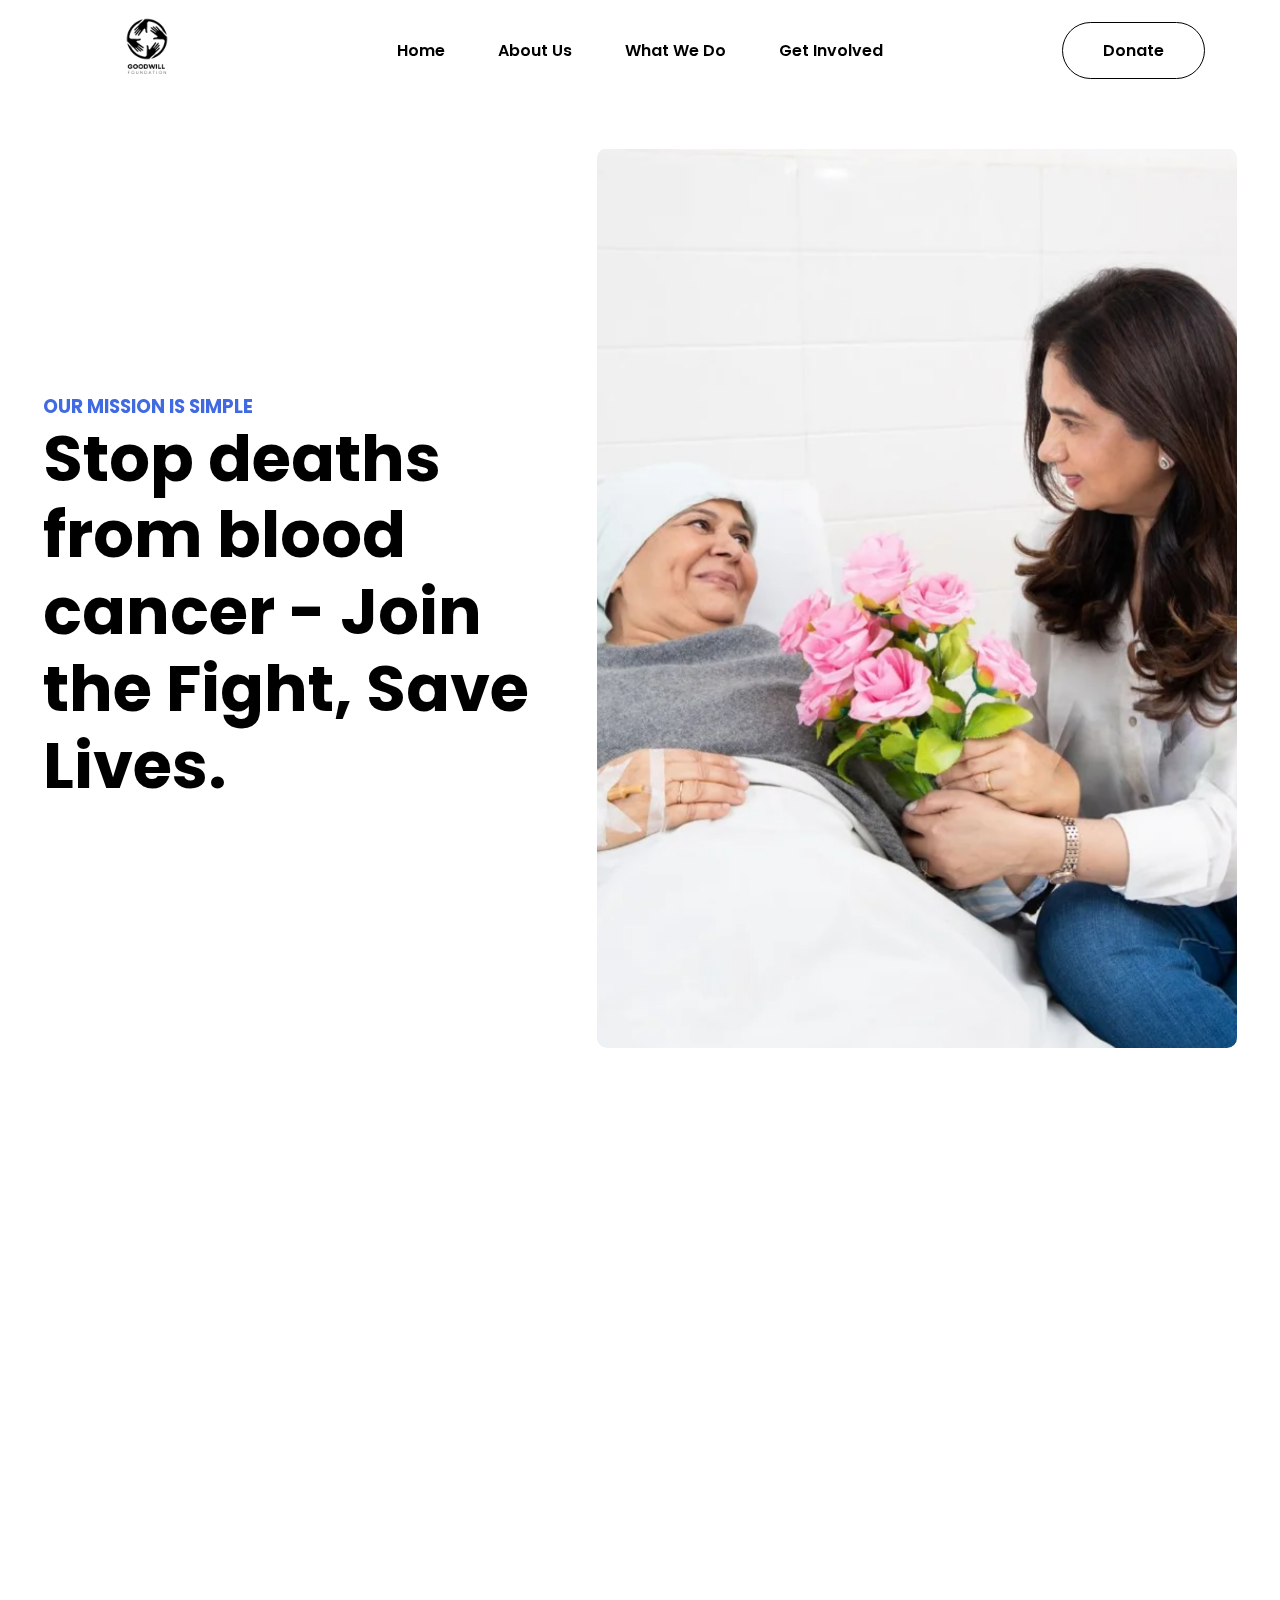
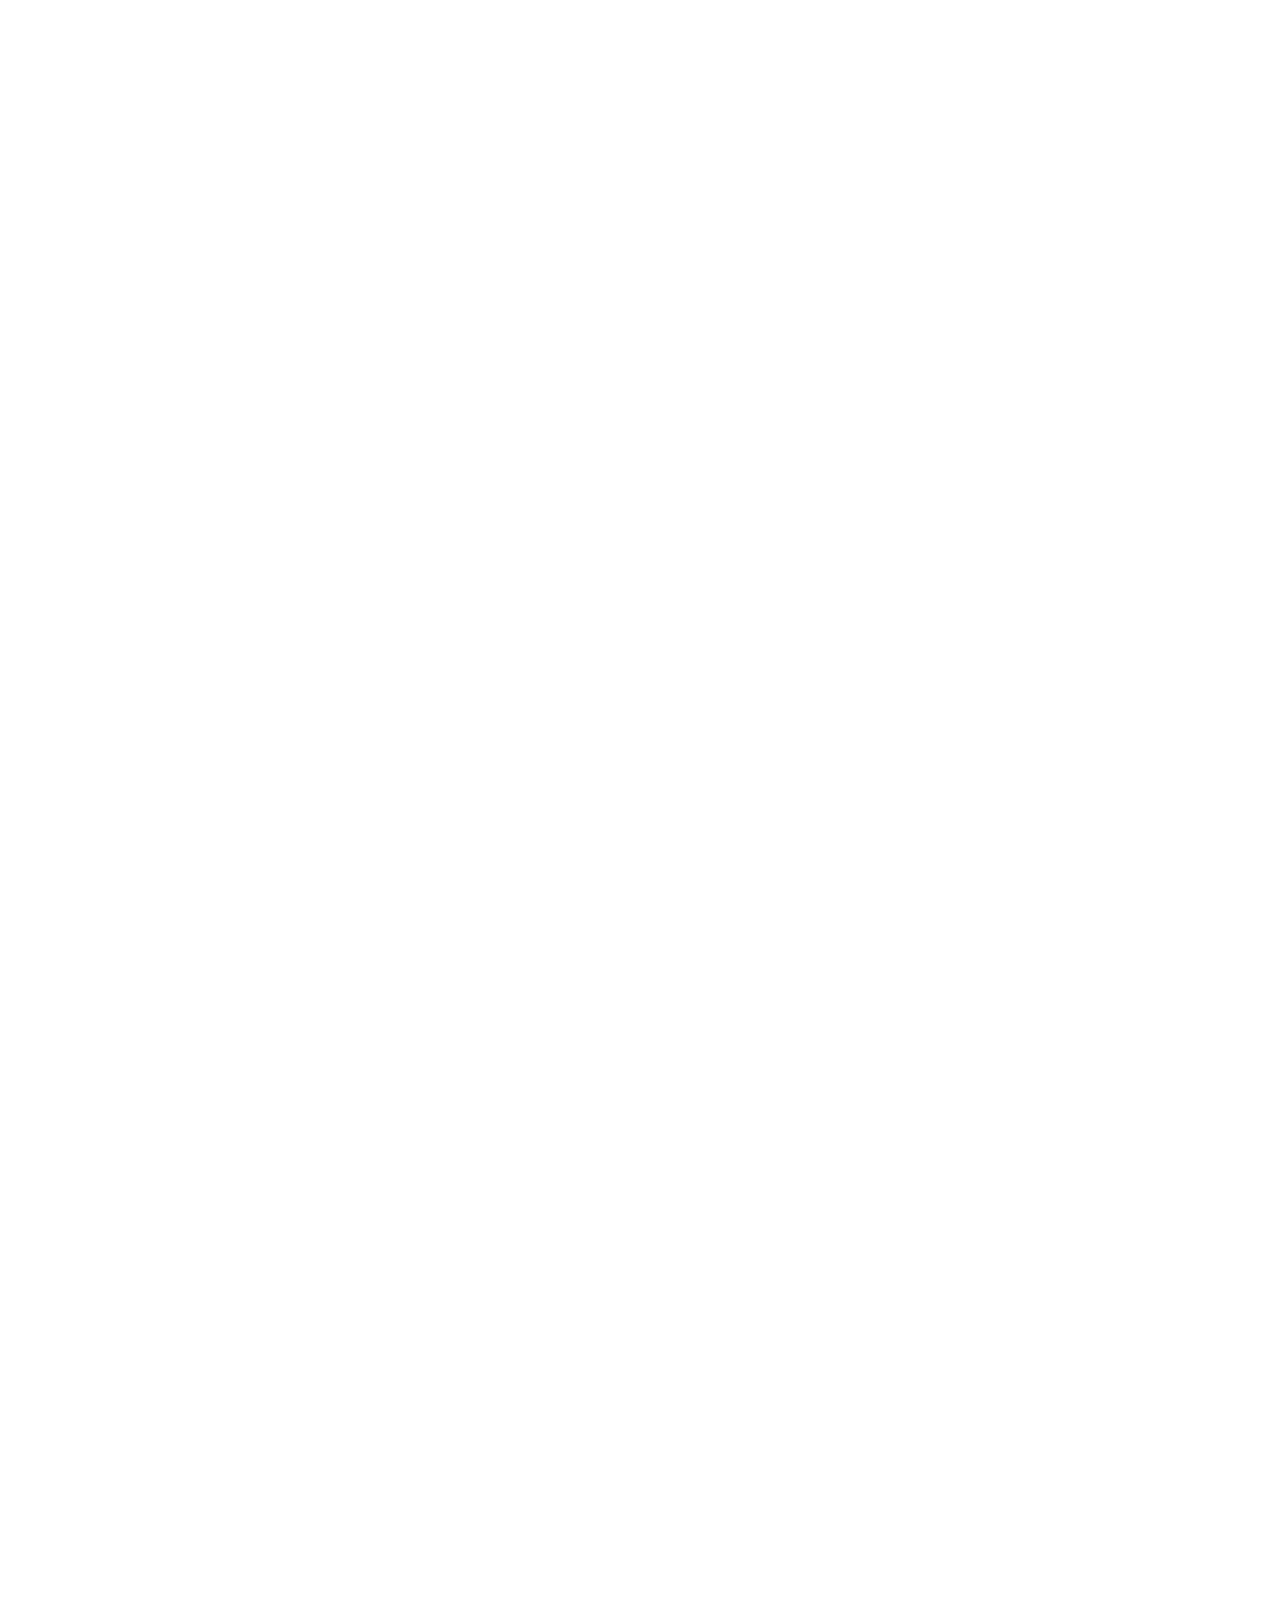
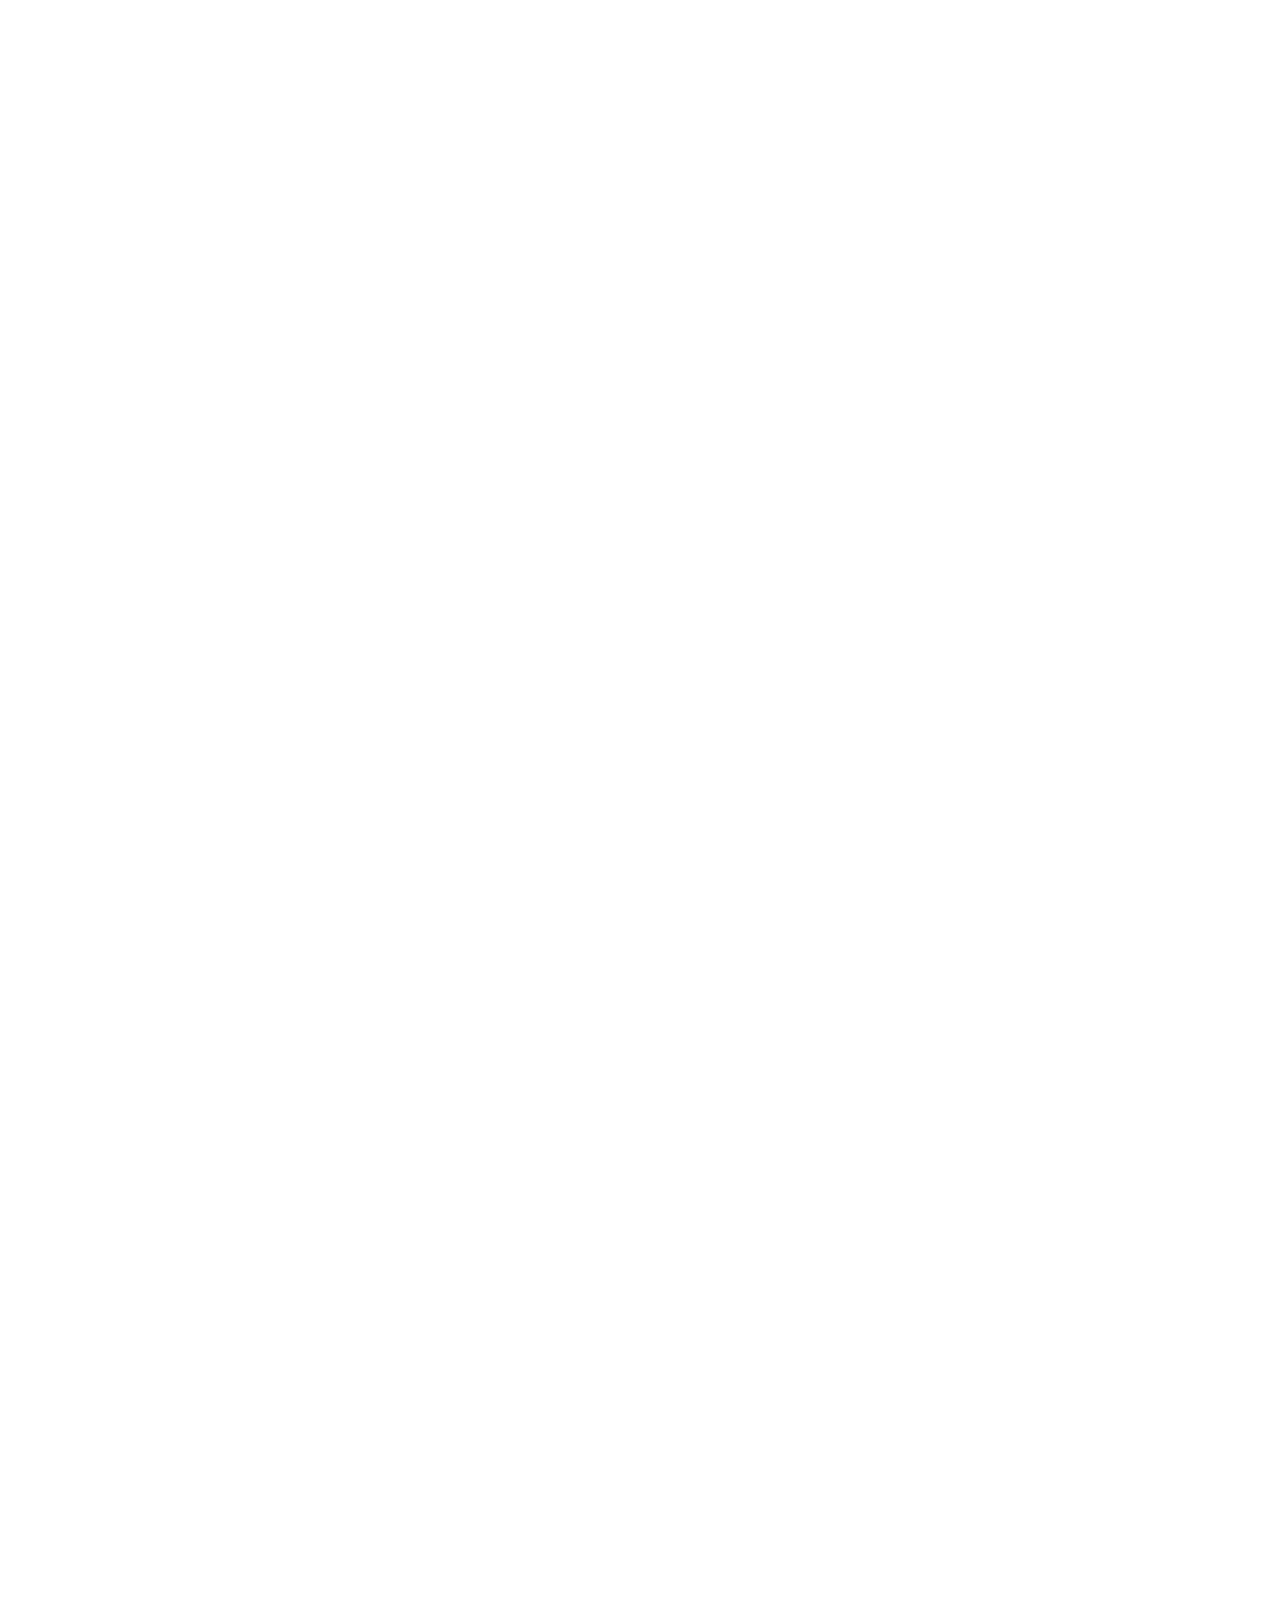
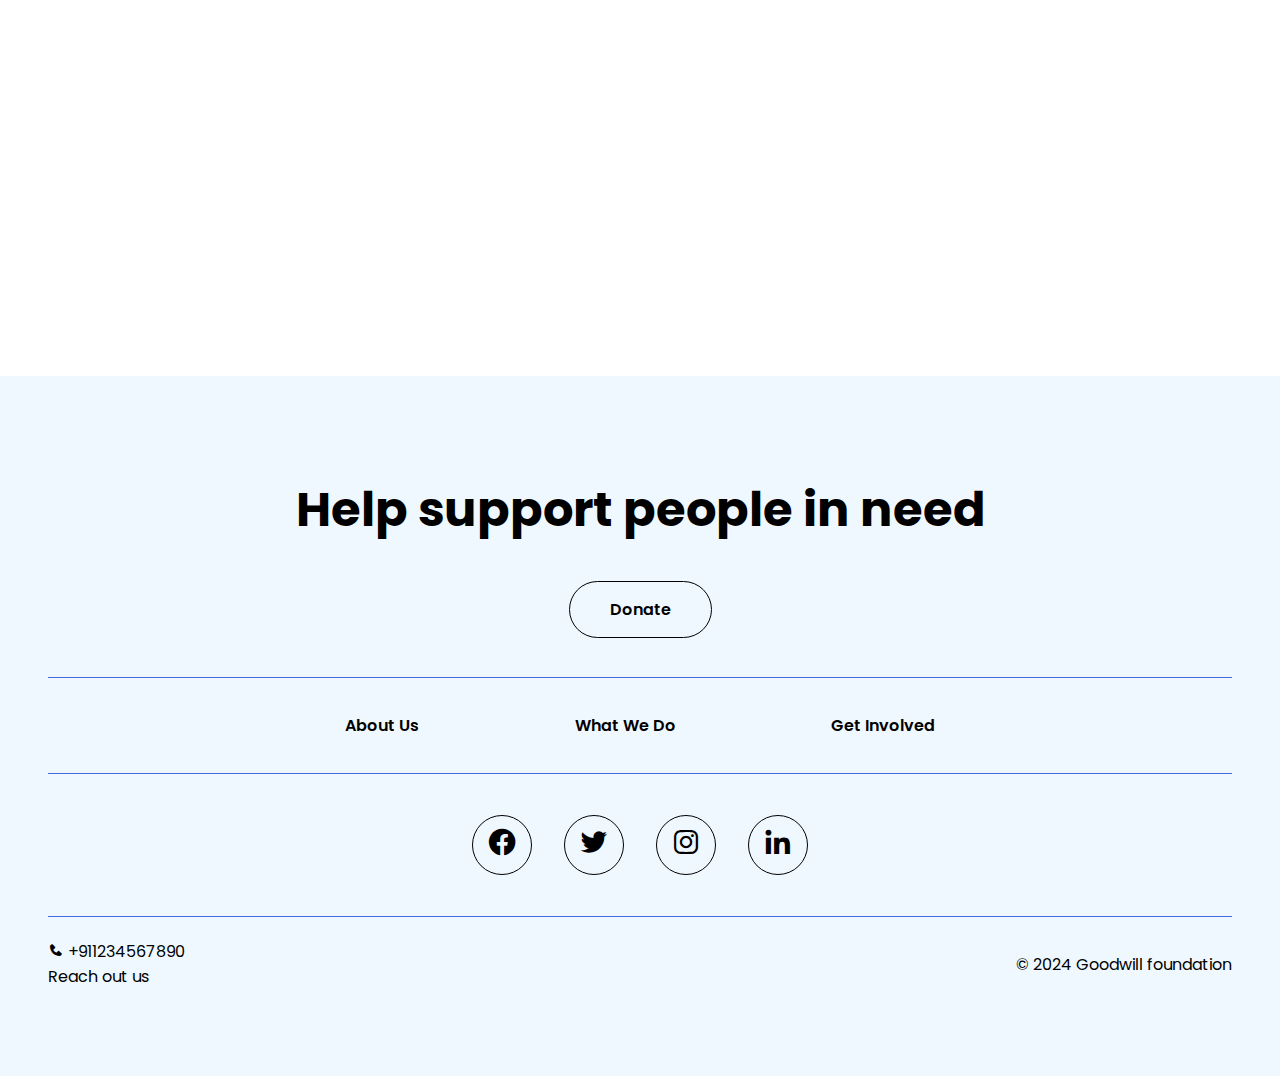
<file: index.html>
<!DOCTYPE html>
<html lang="en">
<head>
    <meta charset="UTF-8">
    <meta name="viewport" content="width=device-width, initial-scale=1.0">
    <title>Goodwill Foundation - NGO</title>

    <!-- seo practices -->
    <meta name="description" content="Empowering communities through cancer patient support, poverty alleviation, women empowerment, education, and healthcare initiatives. Join us in making a lasting impact">
    <meta name="keywords" content="cancer patient support, blood cancer assistance, poverty alleviation, women empowerment, child welfare, healthcare initiatives, educational support, NGO services, community development, charity organization">





    <!-- stylesheets -->
    <link rel="stylesheet" href="./assets/styles.css">
    <link rel="stylesheet" href="./assets/responsive.css">
    <link rel="stylesheet" href="./assets/animation.css">

    <!-- fonts -->
    <link rel="stylesheet" href="https://fonts.googleapis.com/css2?family=Material+Symbols+Outlined:opsz,wght,FILL,GRAD@20..48,100..700,0..1,-50..200">

    <!-- icons -->
    <link href='https://unpkg.com/boxicons@2.1.4/css/boxicons.min.css' rel='stylesheet'>


</head>
<body>
    <div id="main">
        <div id="main-container">

            <!-- header -->
            <header id="navbar">

                <!-- desktop-navbar -->
                <nav class="desktop-navbar">
                    <div class="logo">
                        <div class="logo-container">
                            <a href="#">
                                <img src="./assets/img/logo/logo-1.png" alt="goodwill foundation" title="goodwill foundation">
                            </a>
                        </div>
                    </div>
                    <div class="navigations">
                        <ul class="navigations-list">
                            <li><a href="./index.html">Home</a></li>
                            <li><a href="./about.html">About Us</a></li>
                            <li><a href="./what-we-do.html">What We Do</a></li>
                            <li><a href="./get-involved.html">Get Involved</a></li>
                        </ul>
                    </div>
                    <div class="donate-btn">
                            <a href="./get-involved.html">Donate</a>
                    </div>
                </nav>

                <!-- mobile-navbar -->
                <nav class="mobile-navbar">
                    <div class="logo">
                        <div class="logo-container">
                            <a href="#">
                                <img src="./assets/img/logo/logo-1.png" alt="goodwill foundation" title="goodwill foundation">
                            </a>
                        </div>
                    </div>
                    <div class="mobile-navbar-right">
                        <div class="donate-btn">
                            <a href="./get-involved.html">Donate</a>
                        </div>
                    <div class="hamMenu">
                        <span></span>
                        <span></span>
                        <span></span>
                    </div>
                    </div>
                    <div class="offScreenMenu">
                        <ul class="offScreenMenu-list">
                            <li><a href="./index.html">Home</a></li>
                            <li><a href="./about.html">About Us</a></li>
                            <li><a href="./what-we-do.html">What We Do</a></li>
                            <li><a href="./get-involved.html">Get Involved</a></li>
                            <li>
                                <div class="donate-btn">
                                    <a href="./get-involved.html">Donate</a>
                                </div>
                            </li>
                        </ul>
                    </div>
                </nav>
            </header>

            <!-- body -->
            <div id="body">
                <div class="body-container">
                    <section class="hidden">
                        <div class="hero-section">
                            <div class="hero-left">
                                <div class="hero-left-desc">
                                    <h3>OUR MISSION IS SIMPLE</h3>
                                    <h1>Stop deaths from <span class="text-animation">blood</span> cancer
                                        - Join the Fight, Save Lives.
                                    </h1>
                                    <!-- <a href="#"><p>Learn More</p></a> -->
                                </div>
                            </div>
                            <div class="hero-right">
                                <div class="hero-right-container">
                                </div>
                            </div>
                        </div>
                    </section>

                    <section class="hidden">
                        <div class="section-2">
                            <div class="section-2-left">
                                <div class="section-2-left-container">

                                </div>
                            </div>
                            <div class="section-2-right">
                                <div class="section-2-right-desc">
                                    <h3>CAUSE</h3>
                                    <h2>Blood Cancer <br> A Silent Crisis That Needs Attentions  </h2>
                                    <p>Blood cancer continues to claim thousands of lives each year. The lack of awareness, timely diagnosis, and financial support worsens the problem. We aim to change that. By coming together, we can provide life-saving treatment and care to those battling blood cancer. Your help can be the difference between life and death.
                                    </p>

                                </div>
                                <div class="donate-btn">
                                    <a href="./get-involved.html">Donate</a>
                                </div>
                            </div>
                        </div>
                    </section>

                    <section class="hidden">
                        <div class="section-3">
                            <div class="section-3-container">

                                <div class="section-3-headings">
                                    <h3>WHAT WE DO</h3>
                                    <h2><span class="text-animation">How we help</span></h2>
                                </div>
                                <div class="section-3-body">
                                    <div class="service">
                                        <img src="./assets/img/star.png" alt="star">
                                        <p>Providing free diagnosis and early screening for blood cancer.</p>
                                    </div>
                                    <div class="service">
                                        <img src="./assets/img/star.png" alt="star">
                                        <p>Supporting patients financially through treatment.</p>
                                    </div>
                                    <div class="service">
                                        <img src="./assets/img/star.png" alt="star">
                                        <p>Raising awareness about symptoms and prevention of blood cancer.</p>
                                    </div>
                                    <div class="service">
                                        <img src="./assets/img/star.png" alt="star">
                                        <p>Organizing blood donation camps to ensure a steady supply for transfusions.</p>
                                    </div>
                                </div>
                            </div>
                        </div>
                    </section>

                    <section class="hidden">
                        <div class="impact-section">
                            <div class="impact-section-container">
                                <div class="impact-heading">
                                    <h3>IMPACT</h3>
                                    <h2>This is the impact <span class="text-animation">you</span> helped us achieve</h2>
                                </div>
                                <div class="impact-body">
                                    <div class="cards">
                                        <div class="card">
                                            <div class="icon">
                                                <img src="./assets/img/cancer.webp" alt="cancer" title="cancer">
                                            </div>
                                            <div class="card-title">
                                                <p>Blood Cancer</p>
                                            </div>
                                            <div class="counter">
                                                <h3 style="display: inline-block;" class="count" data-target="10000000">0</h3>
                                                <span style="display: inline-block;">+</span>
                                                <p>
                                                    funds raised
                                                </p>
                                            </div>
                                        </div>

                                        <div class="card">
                                            <div class="icon">
                                                <img src="./assets/img/homeless.webp" alt="homeless" title="homeless">
                                            </div>
                                            <div class="card-title">
                                                <p>Poverty Relief</p>
                                            </div>
                                            <div class="counter">
                                                <h3 style="display: inline-block;" class="count" data-target="5000000">0</h3>
                                                <span style="display: inline-block;">+</span>
                                                <p>
                                                    funds raised
                                                </p>
                                            </div>
                                        </div>

                                        <div class="card">
                                            <div class="icon">
                                                <img src="./assets/img/woman.webp" alt="woman" title="woman">
                                            </div>
                                            <div class="card-title">
                                                <p>Women Impoverment</p>
                                            </div>
                                            <div class="counter">
                                                <h3 style="display: inline-block;" class="count" data-target="200">0</h3>
                                                <span style="display: inline-block;">+</span>
                                                <p>
                                                    Women Empowered
                                                </p>
                                            </div>
                                        </div>

                                        <div class="card">
                                            <div class="icon">
                                                <img src="./assets/img/education.webp" alt="education" title="education">
                                            </div>
                                            <div class="card-title">
                                                <p>Education Support</p>
                                            </div>
                                            <div class="counter">
                                                <h3 style="display: inline-block;" class="count" data-target="1000">0</h3>
                                                <span style="display: inline-block;">+</span>
                                                <p>
                                                    underprivileged children
                                                </p>
                                            </div>
                                        </div>

                                        <div class="card">
                                            <div class="icon">
                                                <img src="./assets/img/community-center.webp" alt="community" title="cildren">
                                            </div>
                                            <div class="card-title">
                                                <p>Comunity Care</p>
                                            </div>
                                            <div class="counter">
                                                <h3 style="display: inline-block;" class="count" data-target="5">0</h3><span style="display: inline-block;">+</span>
                                                <p>
                                                    comunity health centers
                                                </p>
                                            </div>
                                        </div>

                                        <div class="card">
                                            <div class="icon">
                                                <img src="./assets/img/old-people.webp" alt="old people">
                                            </div>
                                            <div class="card-title">
                                                <p>Health Care</p>
                                            </div>
                                            <div class="counter">
                                                <h3 style="display: inline-block;" class="count" data-target="5000000">0</h3>
                                                <span style="display: inline-block;">+</span>
                                                <p>
                                                    funds raised
                                                </p>
                                            </div>
                                        </div>

                                    </div>
                                </div>
                            </div>
                        </div>
                    </section>

                    <section class="hidden">
                        <div class="testimonial-section">
                            <div class="testimonial-container">
                                <div class="headings">
                                    <h3>STORIES</h3>
                                    <h2><span class="text-animation">Stories of Hope</span></h2>
                                </div>
                                <div class="testimonial-body">
                                    <div class="testimonial-left">
                                        <div class="testimonial-left-container"></div>
                                    </div>
                                    <div class="testimonial-right">
                                        <div class="testimonial-right-desc">
                                            <div class="quote-img">
                                                <img src="./assets/img/quotation-mark.webp" alt="">
                                            </div>
                                            <div class="quote">
                                                <p><q>Being a survivor now, I realized I was not educated or aware about what breast cancer actually was and how it impacted and affected people.</q></p>
                                            </div>
                                            <div class="info">
                                                <p>Reena Hart</p>
                                                <p>Blood Cancer Survivor & Cardiac Supporter</p>
                                            </div>
                                            <div class="donate-btn">
                                                <a href="./get-involved.html">Donate</a>
                                            </div>
                                        </div>
                                    </div>
                                </div>
                            </div>
                        </div>
                    </section>
                </div>
            </div>

            <!-- footer -->
            <footer id="footer">
                <div class="footer-container">
                    <div class="cta">
                        <h2>Help support
                            people in need
                        </h2>
                        <div class="donate-btn">
                            <a href="./get-involved.html">Donate</a>
                        </div>
                    </div>
                    <div class="footer-navigations">
                        <div class="navigations">
                            <ul class="navigations-list">
                                <li><a href="./about.html">About Us</a></li>
                                <li><a href="./what-we-do.html">What We Do</a></li>
                                <li><a href="./get-involved.html">Get Involved</a></li>
                            </ul>
                        </div>
                    </div>
                    <div class="social-links">
                        <div class="social-links-container">
                            <div class="social-icon">
                                <a href="#"><i class='bx bxl-facebook-circle'></i></a>
                            </div>
                            <div class="social-icon">
                                <a href="#"><i class="bx bxl-twitter"></i></a>
                            </div>
                            <div class="social-icon">
                                <a href="#"><i class="bx bxl-instagram"></i></a>
                            </div>
                            <div class="social-icon">
                                <a href="#"><i class="bx bxl-linkedin"></i></a>
                            </div>
                        </div>
                    </div>
                    <div class="main-footer">
                        <div class="main-footer-container">
                            <div class="contact">
                                <i class='bx bxs-phone'></i>
                                <a href="tel:+911234567890">
                                    +911234567890
                                    <br>
                                    Reach out us</a>
                            </div>
                            <div class="copyright">
                                <p>© 2024 Goodwill foundation</p>
                            </div>
                        </div>
                    </div>
                </div>
            </footer>
        </div>
    </div>

    <script src="./assets/script.js"></script>
    <script defer src="./assets/animation.js"></script>
</body>
</html>
</file>
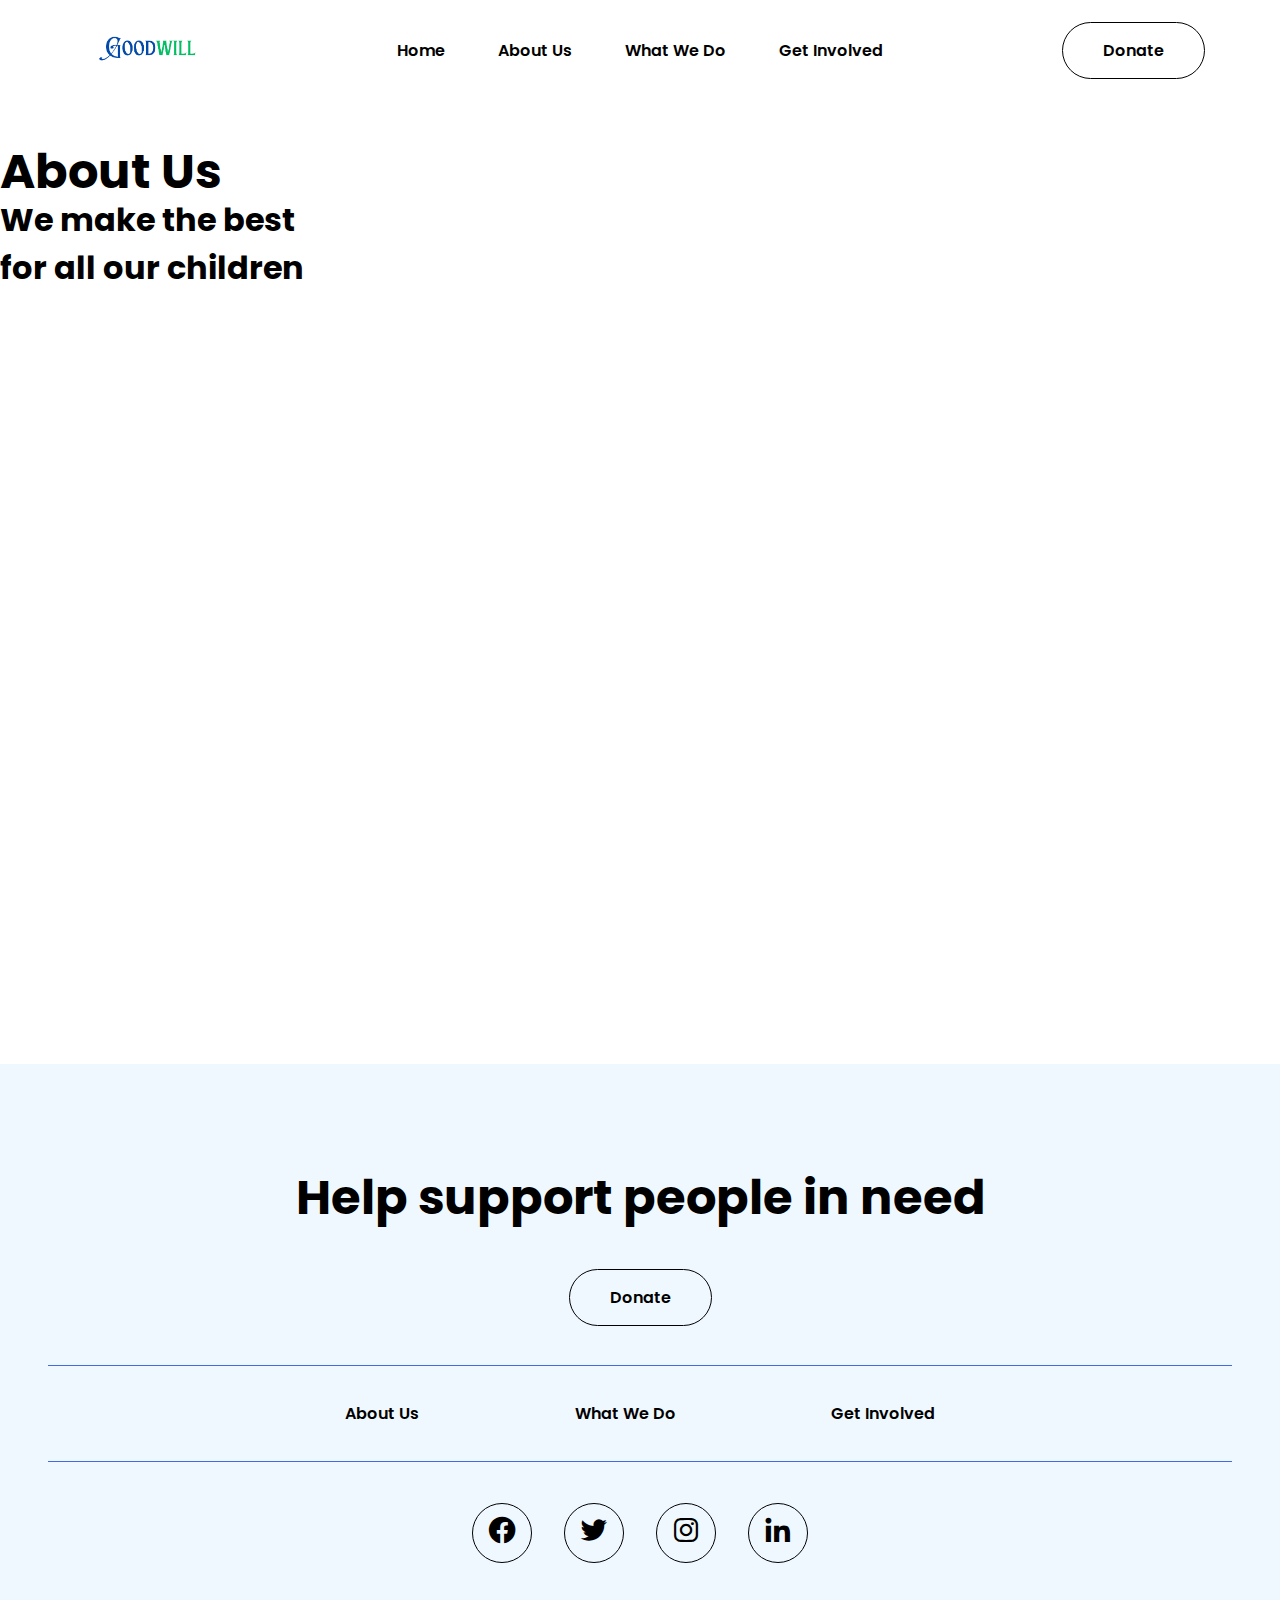
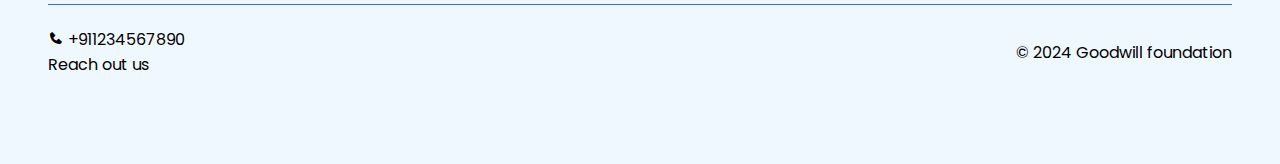
<file: about-test.html>
<!DOCTYPE html>
<html lang="en">
<head>
    <meta charset="UTF-8">
    <meta name="viewport" content="width=device-width, initial-scale=1.0">
    <title>Goodwill Trust - NGO</title>
    <link rel="stylesheet" href="./assets/styles.css">
    <link rel="stylesheet" href="./assets/responsive.css">
    <link rel="stylesheet" href="./assets/animation.css">

    <!-- fonts -->
    <link rel="stylesheet" href="https://fonts.googleapis.com/css2?family=Material+Symbols+Outlined:opsz,wght,FILL,GRAD@20..48,100..700,0..1,-50..200">

    <!-- icons -->
    <link href='https://unpkg.com/boxicons@2.1.4/css/boxicons.min.css' rel='stylesheet'>


</head>
<body>
    <div id="main">
        <div id="main-container">

            <!-- header -->
            <header id="navbar">

                <!-- desktop-navbar -->
                <nav class="desktop-navbar">
                    <div class="logo">
                        <div class="logo-container">
                            <a href="#">
                                <img src="./assets/img/logo/logo-3.png" alt="goodwill logo">
                            </a>
                        </div>
                    </div>
                    <div class="navigations">
                        <ul class="navigations-list">
                            <li><a href="./index.html">Home</a></li>
                            <li><a href="./about.html">About Us</a></li>
                            <li><a href="#">What We Do</a></li>
                            <li><a href="#">Get Involved</a></li>
                        </ul>
                    </div>
                    <div class="donate-btn">
                            <a href="#">Donate</a>
                    </div>
                </nav>

                <!-- mobile-navbar -->
                <nav class="mobile-navbar">
                    <div class="logo">
                        <div class="logo-container">
                            <a href="#">
                                <img src="./assets/img/logo/logo-3.png" alt="goodwill logo">
                            </a>
                        </div>
                    </div>
                    <div class="mobile-navbar-right">
                        <div class="donate-btn">
                            <a href="#">Donate</a>
                    </div>
                    <div class="hamMenu">
                        <span></span>
                        <span></span>
                        <span></span>
                    </div>
                    </div>
                    <div class="offScreenMenu">
                        <ul class="offScreenMenu-list">
                            <li><a href="./index.html">Home</a></li>
                            <li><a href="./about.html">About Us</a></li>
                            <li><a href="#">What We Do</a></li>
                            <li><a href="#">Get Involved</a></li>
                            <li>
                                <div class="donate-btn">
                                    <a href="#">Donate</a>
                                </div>
                            </li>
                        </ul>
                    </div>
                </nav>
            </header>

            <!-- body -->
            <div id="body">
                <div class="body-container">
                    <section>
                        <div class="about-hero-section">
                            <div class="about-heading">
                            <h2>About Us</h2>
                            <h1>We make the best
                                <br>
                                for all our children</h1>
                            </div>
                        </div>
                    </section>
                </div>
            </div>

            <!-- footer -->
            <footer id="footer">
                <div class="footer-container">
                    <div class="cta">
                        <h2>Help support
                            people in need
                        </h2>
                        <div class="donate-btn">
                            <a href="#">Donate</a>
                        </div>
                    </div>
                    <div class="footer-navigations">
                        <div class="navigations">
                            <ul class="navigations-list">
                                <li><a href="./about.html">About Us</a></li>
                                <li><a href="#">What We Do</a></li>
                                <li><a href="#">Get Involved</a></li>
                            </ul>
                        </div>
                    </div>
                    <div class="social-links">
                        <div class="social-links-container">
                            <div class="social-icon">
                                <a href="#"><i class='bx bxl-facebook-circle'></i></a>
                            </div>
                            <div class="social-icon">
                                <a href="#"><i class="bx bxl-twitter"></i></a>
                            </div>
                            <div class="social-icon">
                                <a href="#"><i class="bx bxl-instagram"></i></a>
                            </div>
                            <div class="social-icon">
                                <a href="#"><i class="bx bxl-linkedin"></i></a>
                            </div>
                        </div>
                    </div>
                    <div class="main-footer">
                        <div class="main-footer-container">
                            <div class="contact">
                                <i class='bx bxs-phone'></i>
                                <a href="tel:+911234567890">
                                    +911234567890
                                    <br>
                                    Reach out us</a>
                            </div>
                            <div class="copyright">
                                <p>© 2024 Goodwill foundation</p>
                            </div>
                        </div>
                    </div>
                </div>
            </footer>
        </div>
    </div>

    <script src="./assets/script.js"></script>
    <script defer src="./assets/animation.js"></script>
</body>
</file>
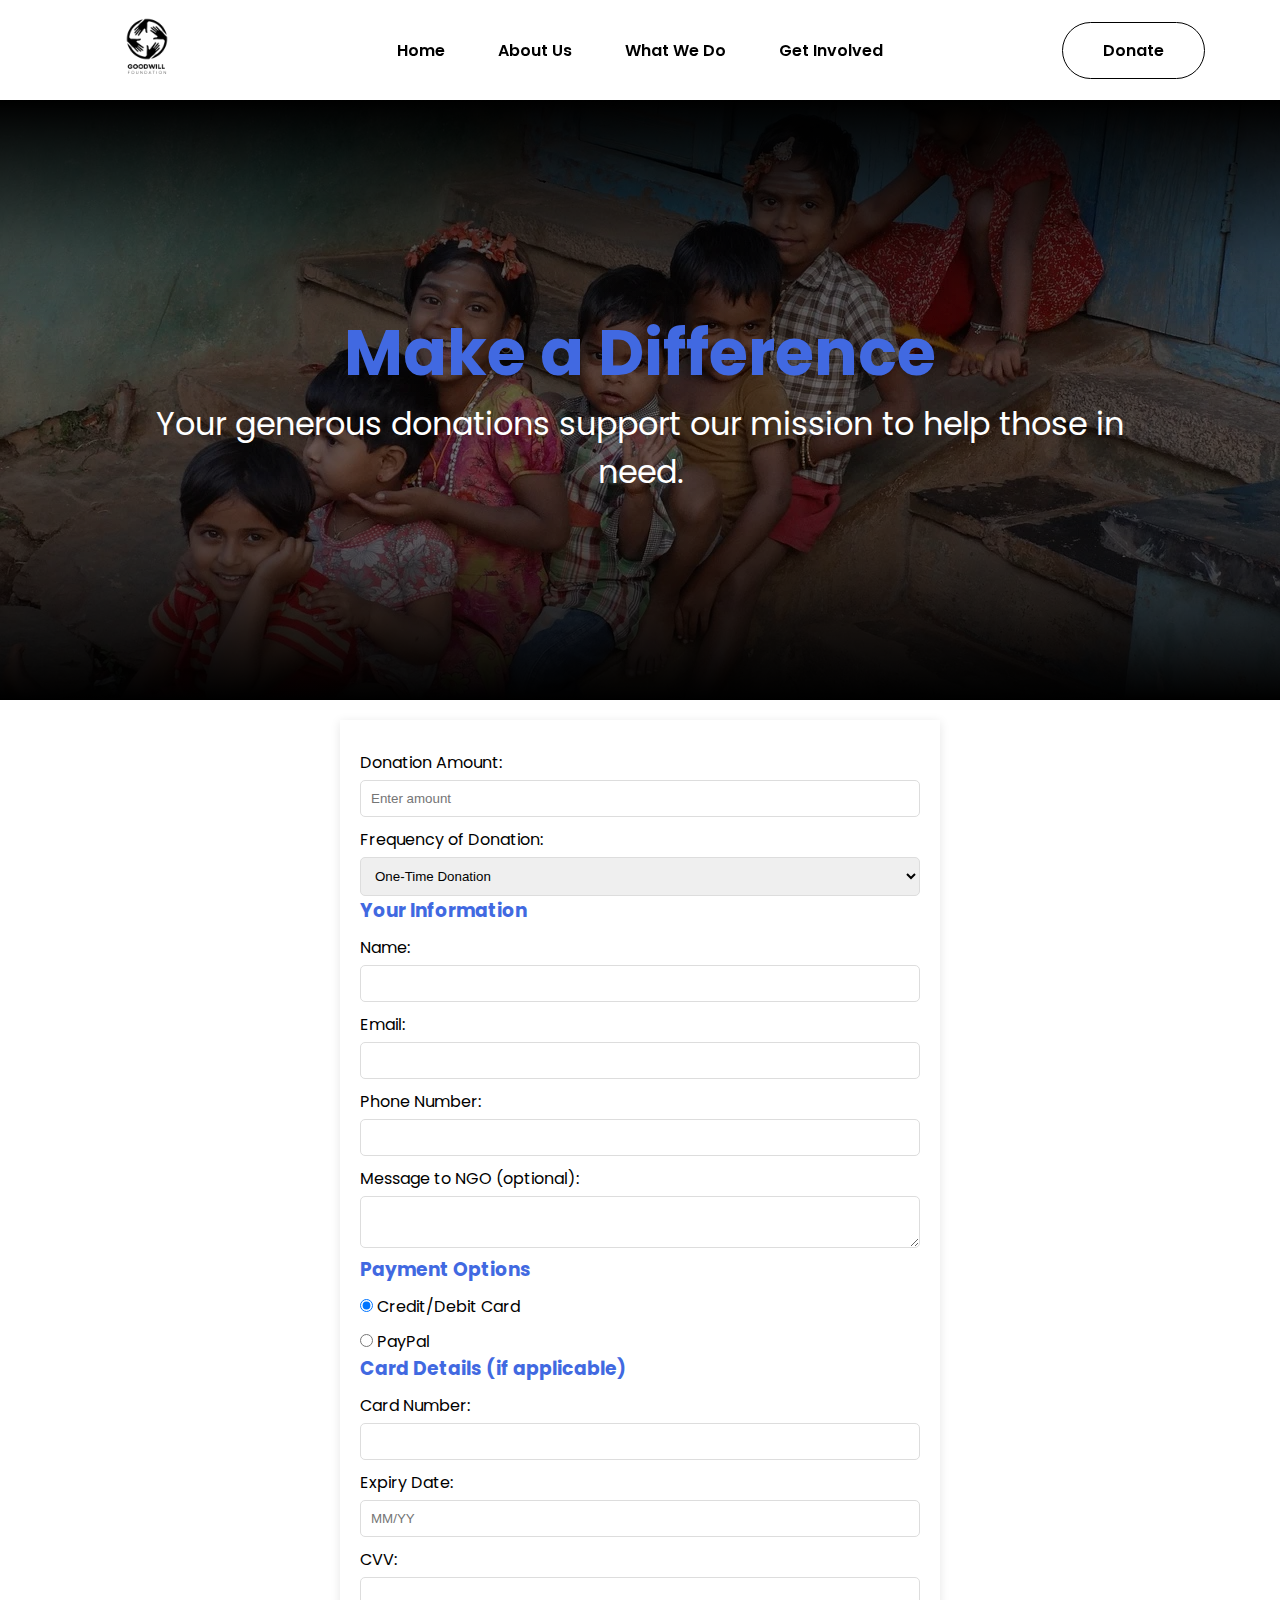
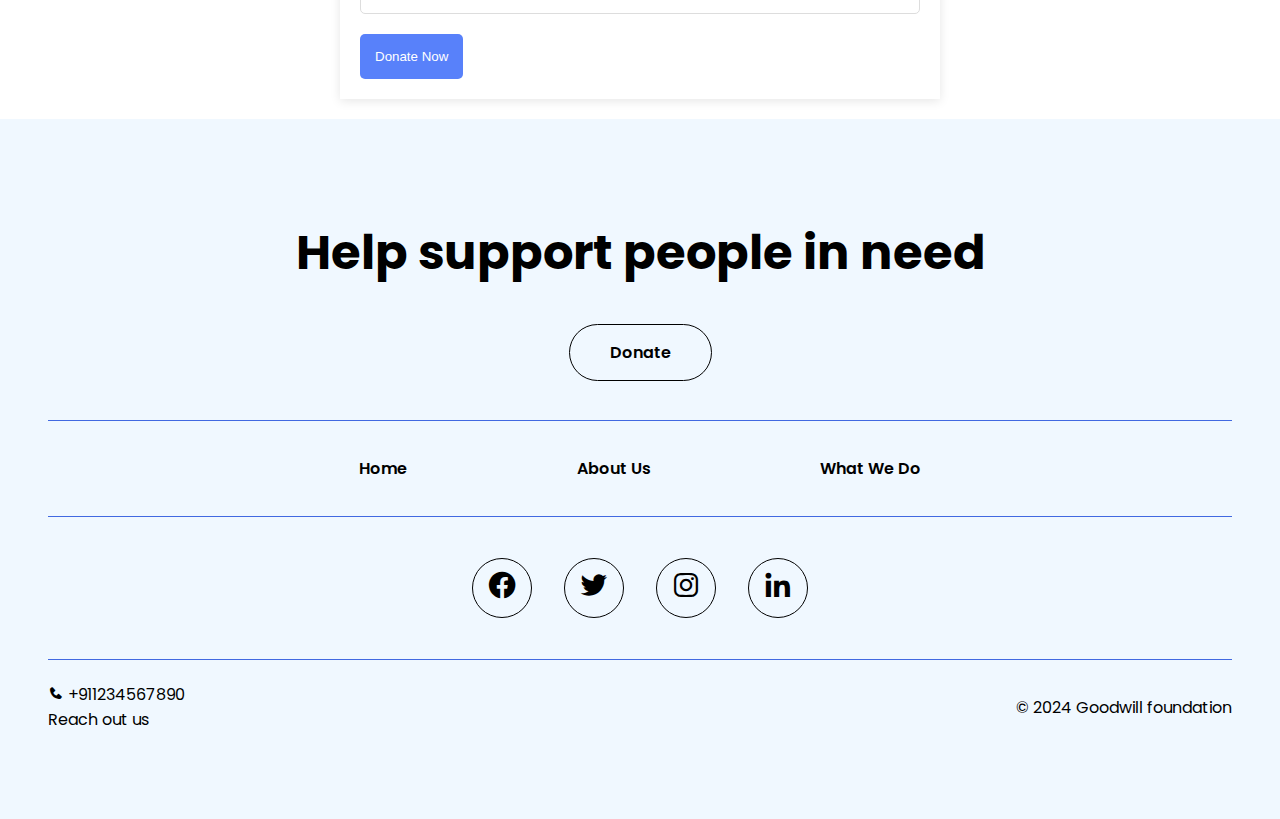
<file: get-involved.html>
<!DOCTYPE html>
<html lang="en">
<head>
    <meta charset="UTF-8">
    <meta name="viewport" content="width=device-width, initial-scale=1.0">
    <title>Goodwill Foundation - NGO</title>

    <!-- seo practices -->
    <meta name="description" content="Empowering communities through cancer patient support, poverty alleviation, women empowerment, education, and healthcare initiatives. Join us in making a lasting impact">
    <meta name="keywords" content="cancer patient support, blood cancer assistance, poverty alleviation, women empowerment, child welfare, healthcare initiatives, educational support, NGO services, community development, charity organization">





    <!-- stylesheets -->
    <link rel="stylesheet" href="./assets/styles.css">
    <link rel="stylesheet" href="./assets/responsive.css">
    <link rel="stylesheet" href="./assets/animation.css">

    <!-- fonts -->
    <link rel="stylesheet" href="https://fonts.googleapis.com/css2?family=Material+Symbols+Outlined:opsz,wght,FILL,GRAD@20..48,100..700,0..1,-50..200">

    <!-- icons -->
    <link href='https://unpkg.com/boxicons@2.1.4/css/boxicons.min.css' rel='stylesheet'>


</head>
<body>
    <div id="main">
        <div id="main-container">

            <!-- header -->
            <header id="navbar">

                <!-- desktop-navbar -->
                <nav class="desktop-navbar">
                    <div class="logo">
                        <div class="logo-container">
                            <a href="#">
                                <img src="./assets/img/logo/logo-1.png" alt="goodwill foundation" title="goodwill foundation">
                            </a>
                        </div>
                    </div>
                    <div class="navigations">
                        <ul class="navigations-list">
                            <li><a href="./index.html">Home</a></li>
                            <li><a href="./about.html">About Us</a></li>
                            <li><a href="./what-we-do.html">What We Do</a></li>
                            <li><a href="./get-involved.html">Get Involved</a></li>
                        </ul>
                    </div>
                    <div class="donate-btn">
                            <a href="./get-involved.html">Donate</a>
                    </div>
                </nav>

                <!-- mobile-navbar -->
                <nav class="mobile-navbar">
                    <div class="logo">
                        <div class="logo-container">
                            <a href="#">
                                <img src="./assets/img/logo/logo-1.png" alt="goodwill foundation" title="goodwill foundation">
                            </a>
                        </div>
                    </div>
                    <div class="mobile-navbar-right">
                        <div class="donate-btn">
                            <a href="./get-involved.html">Donate</a>
                        </div>
                    <div class="hamMenu">
                        <span></span>
                        <span></span>
                        <span></span>
                    </div>
                    </div>
                    <div class="offScreenMenu">
                        <ul class="offScreenMenu-list">
                            <li><a href="./index.html">Home</a></li>
                            <li><a href="./about.html">About Us</a></li>
                            <li><a href="./what-we-do.html">What We Do</a></li>
                            <li><a href="./get-involved.html">Get Involved</a></li>
                            <li>
                                <div class="donate-btn">
                                    <a href="./get-involved.html">Donate</a>
                                </div>
                            </li>
                        </ul>
                    </div>
                </nav>
            </header>

            <div id="body">
                <div class="body-container">
                    <div class="hero">
                        <div class="hero-desc">
                            <h1>Make a Difference</h1>
                        <p>Your generous donations support our mission to help those in need.</p>
                        </div>
                    </div>

                    <section class="donation-form">
                        <form id="payment-form" action="process_payment.php" method="POST">
                            <label for="amount">Donation Amount:</label>
                            <input type="number" id="amount" name="amount" placeholder="Enter amount" required>

                            <label>Frequency of Donation:</label>
                            <select name="frequency" required>
                                <option value="one-time">One-Time Donation</option>
                                <option value="monthly">Monthly Donation</option>
                                <option value="annually">Annual Donation</option>
                            </select>

                            <h3>Your Information</h3>
                            <label for="name">Name:</label>
                            <input type="text" id="name" name="name" required>

                            <label for="email">Email:</label>
                            <input type="email" id="email" name="email" required>

                            <label for="phone">Phone Number:</label>
                            <input type="tel" id="phone" name="phone" required>

                            <label for="message">Message to NGO (optional):</label>
                            <textarea id="message" name="message"></textarea>

                            <h3>Payment Options</h3>
                            <label><input type="radio" name="payment_method" value="card" checked> Credit/Debit Card</label>
                            <label><input type="radio" name="payment_method" value="paypal"> PayPal</label>

                            <h3>Card Details (if applicable)</h3>
                            <label for="card_number">Card Number:</label>
                            <input type="text" id="card_number" name="card_number" required>

                            <label for="expiry">Expiry Date:</label>
                            <input type="text" id="expiry" name="expiry" placeholder="MM/YY" required>

                            <label for="cvv">CVV:</label>
                            <input type="text" id="cvv" name="cvv" required>

                            <button type="submit">Donate Now</button>
                        </form>
                    </section>
                </div>
            </div>

            <!-- footer -->
            <footer id="footer">
                <div class="footer-container">
                    <div class="cta">
                        <h2>Help support
                            people in need
                        </h2>
                        <div class="donate-btn">
                            <a href="./get-involved.html">Donate</a>
                        </div>
                    </div>
                    <div class="footer-navigations">
                        <div class="navigations">
                            <ul class="navigations-list">
                                <li><a href="./index.html">Home</a></li>
                                <li><a href="./about.html">About Us</a></li>
                                <li><a href="./what-we-do.html">What We Do</a></li>
                            </ul>
                        </div>
                    </div>
                    <div class="social-links">
                        <div class="social-links-container">
                            <div class="social-icon">
                                <a href="#"><i class='bx bxl-facebook-circle'></i></a>
                            </div>
                            <div class="social-icon">
                                <a href="#"><i class="bx bxl-twitter"></i></a>
                            </div>
                            <div class="social-icon">
                                <a href="#"><i class="bx bxl-instagram"></i></a>
                            </div>
                            <div class="social-icon">
                                <a href="#"><i class="bx bxl-linkedin"></i></a>
                            </div>
                        </div>
                    </div>
                    <div class="main-footer">
                        <div class="main-footer-container">
                            <div class="contact">
                                <i class='bx bxs-phone'></i>
                                <a href="tel:+911234567890">
                                    +911234567890
                                    <br>
                                    Reach out us</a>
                            </div>
                            <div class="copyright">
                                <p>© 2024 Goodwill foundation</p>
                            </div>
                        </div>
                    </div>
                </div>
            </footer>
        </div>
    </div>
    <script src="./assets/script.js"></script>
    <script defer src="./assets/animation.js"></script>
</body>
</html>
</file>
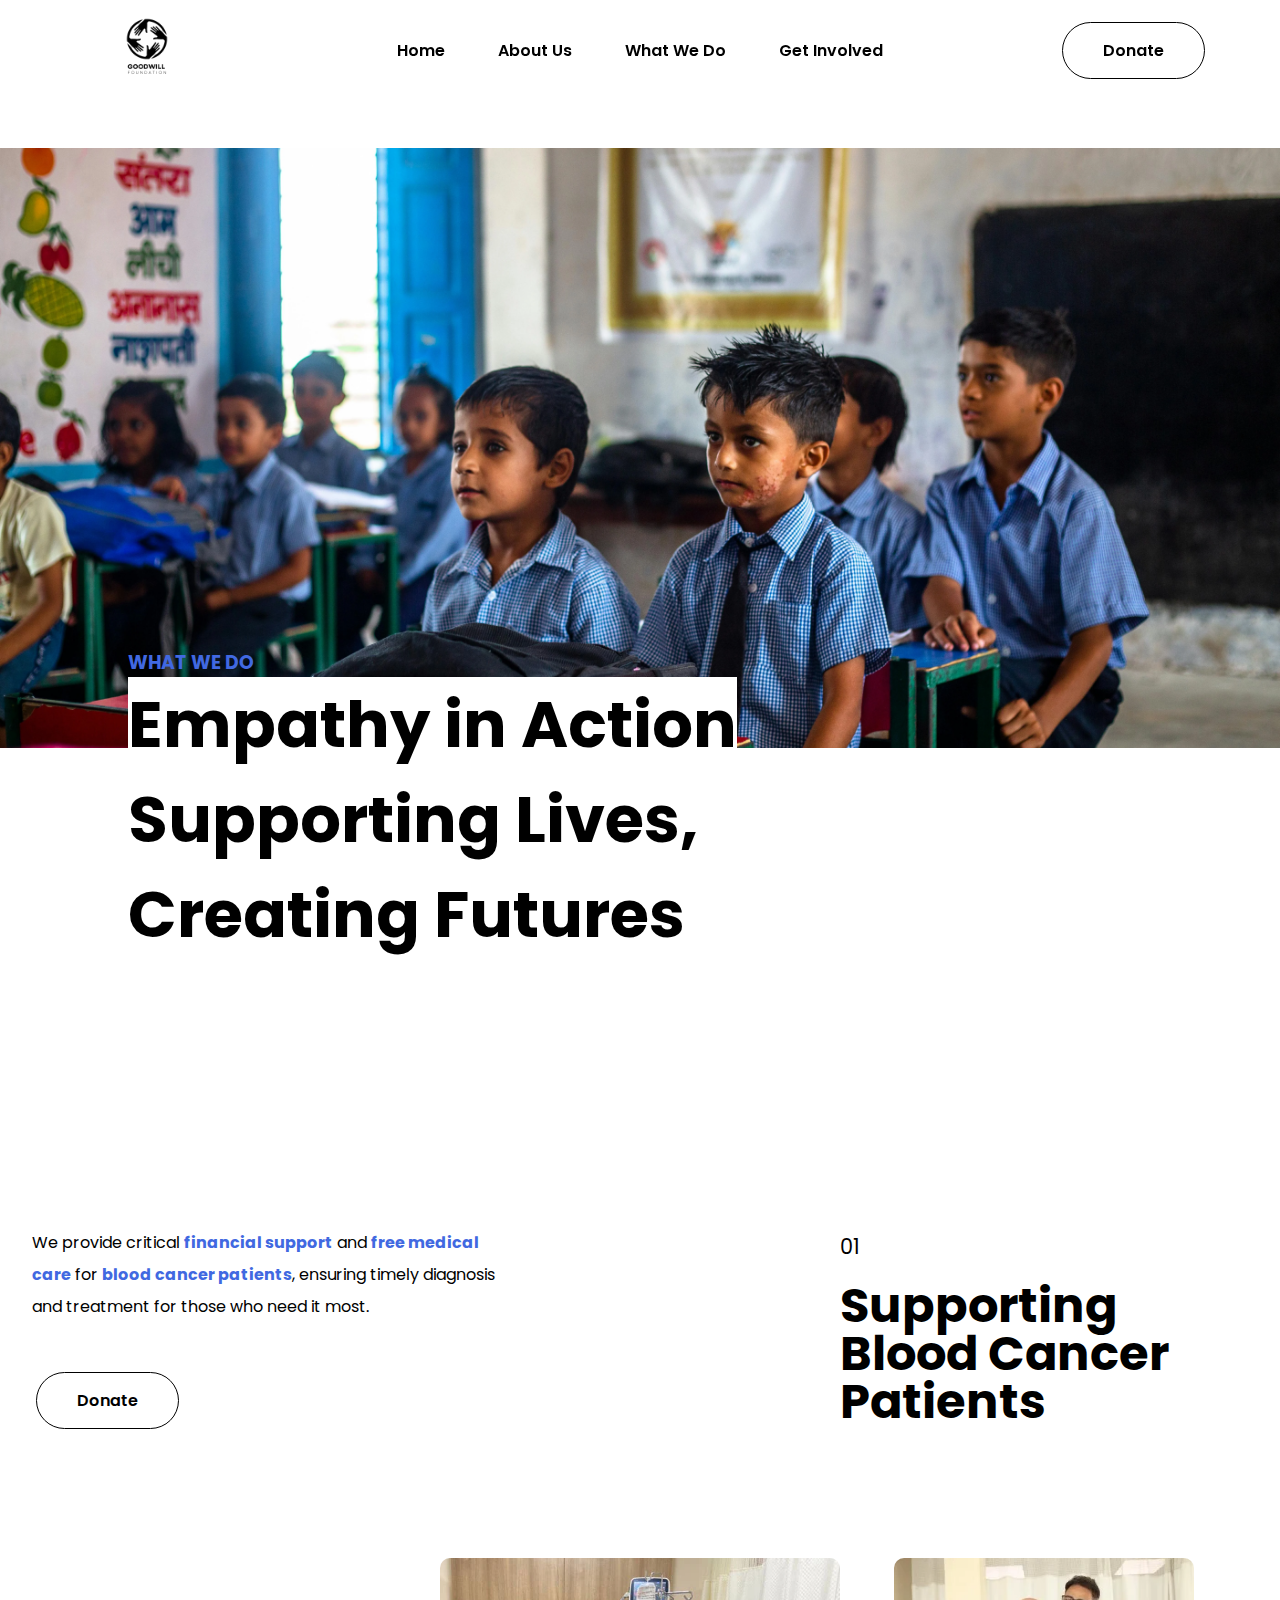
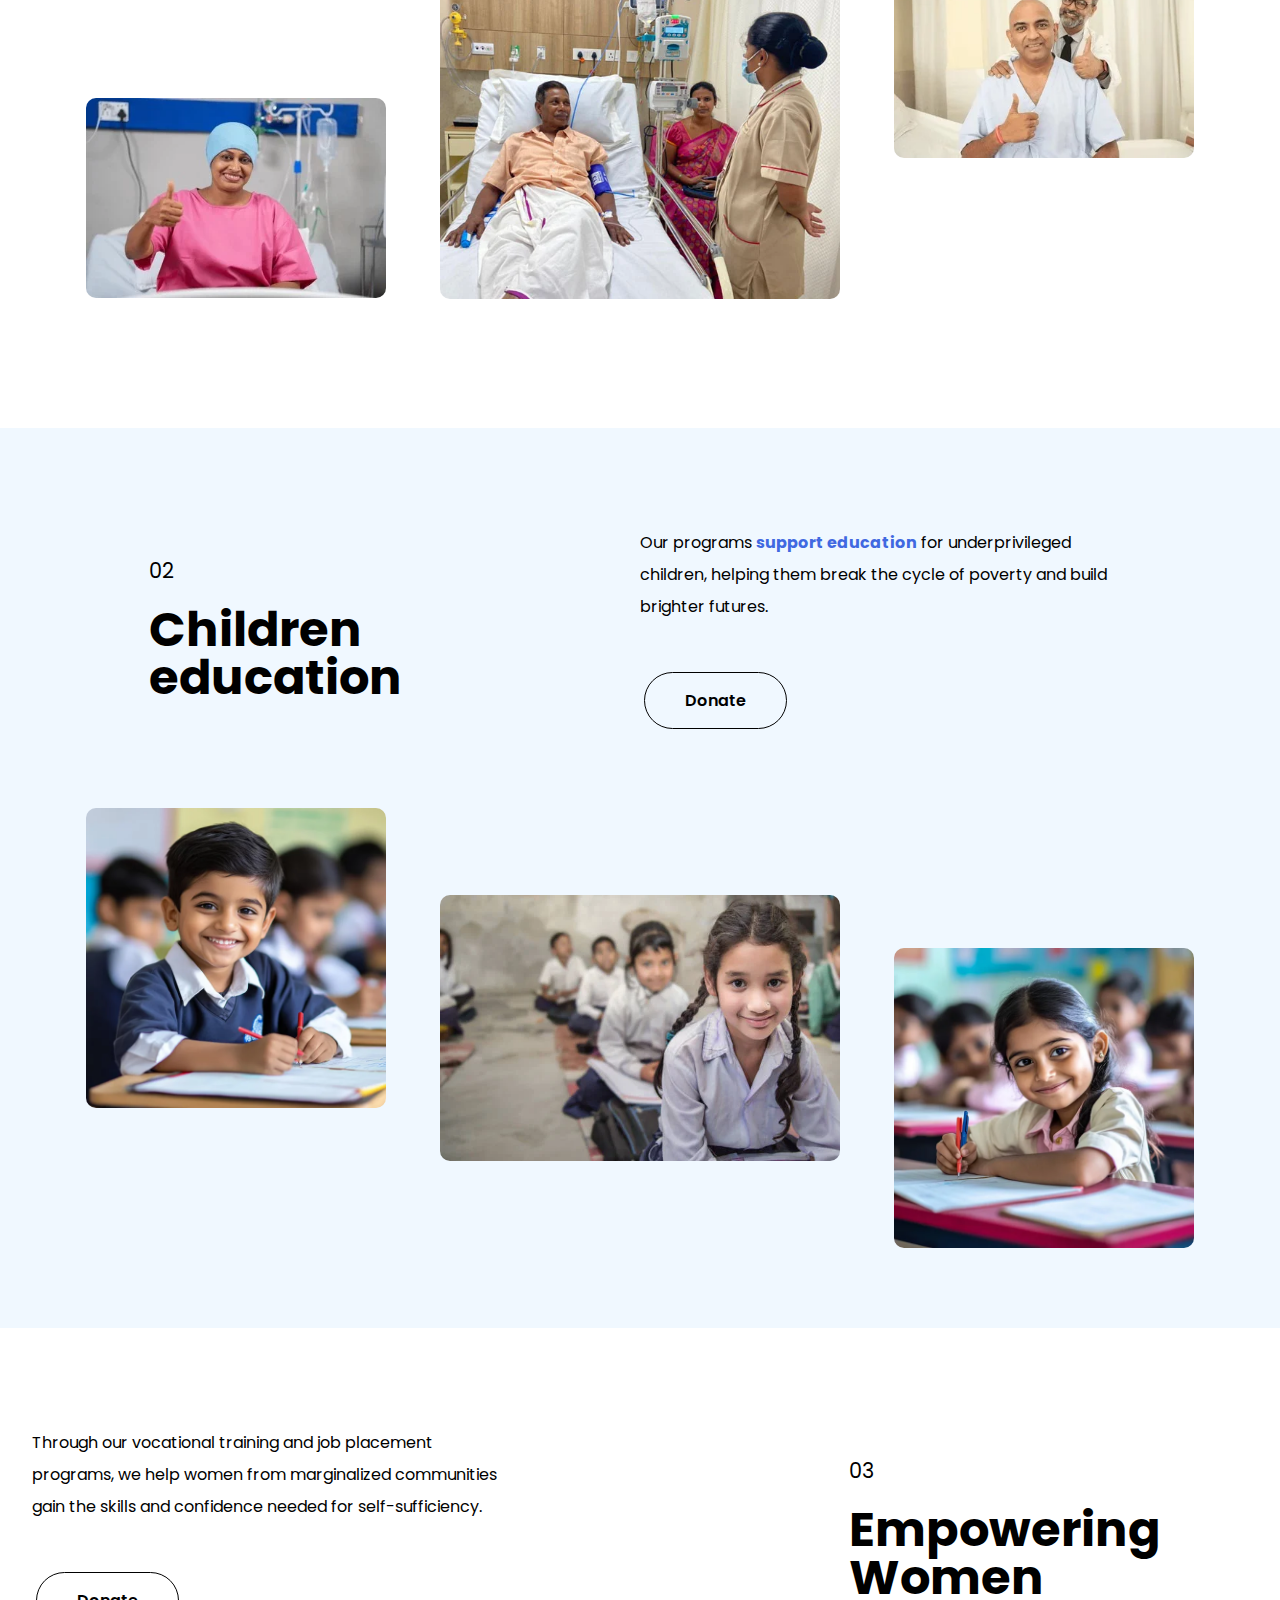
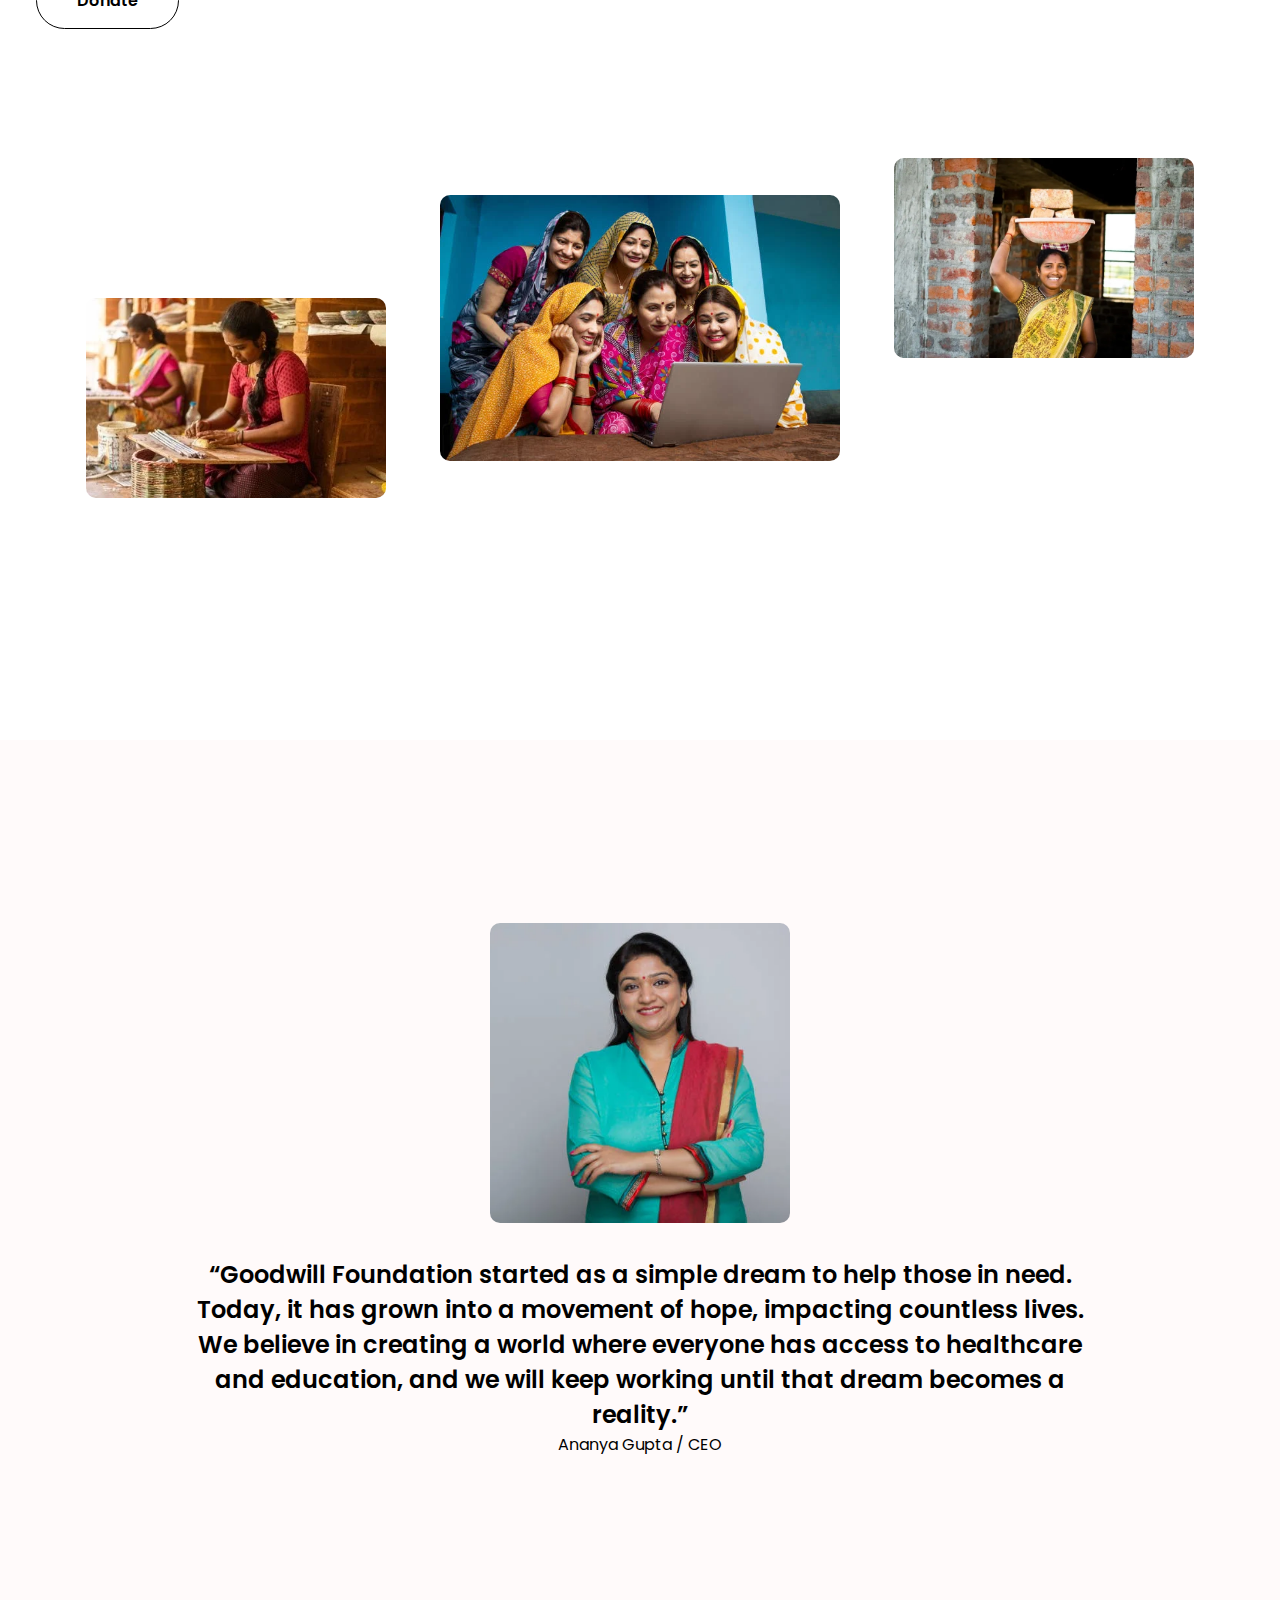
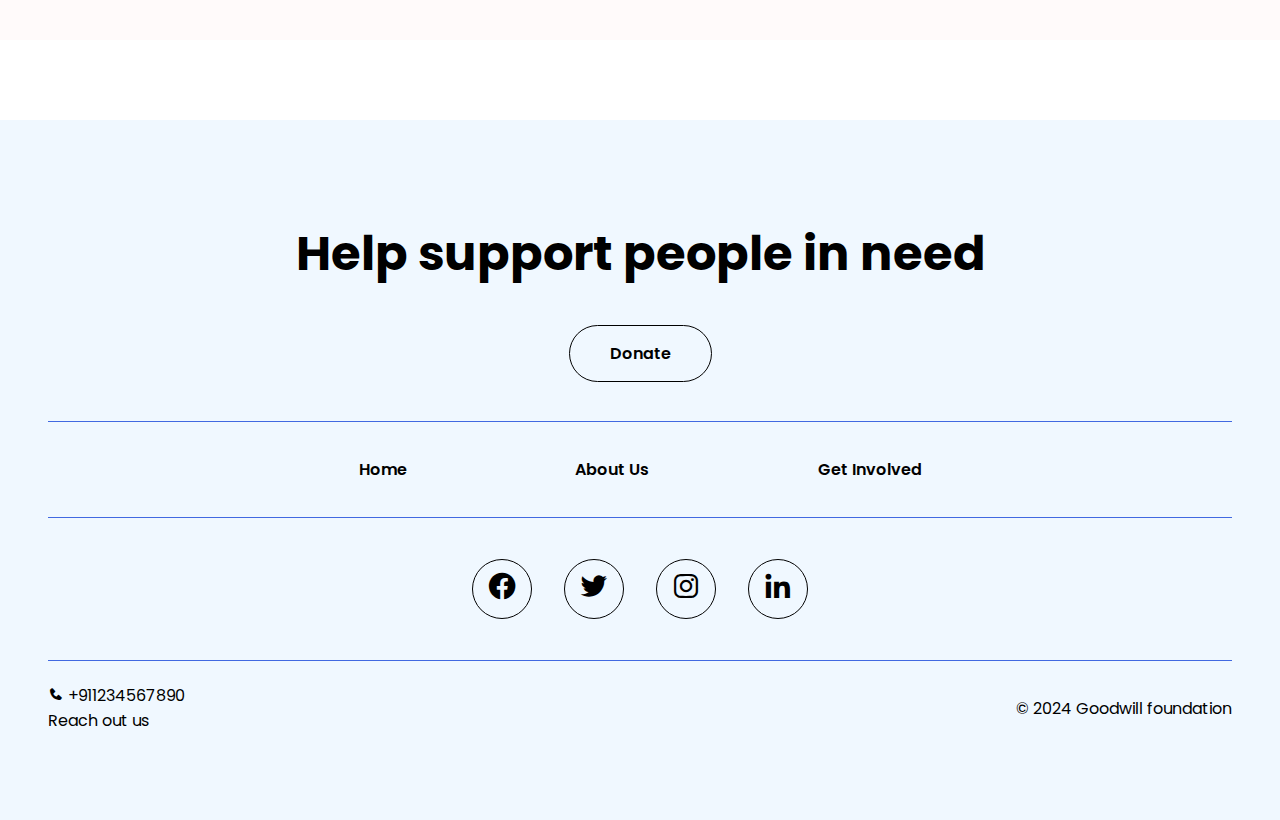
<file: what-we-do.html>
<!DOCTYPE html>
<html lang="en">
<head>
    <meta charset="UTF-8">
    <meta name="viewport" content="width=device-width, initial-scale=1.0">
    <title>Goodwill Foundation - NGO</title>

    <!-- seo practices -->
    <meta name="description" content="Empowering communities through cancer patient support, poverty alleviation, women empowerment, education, and healthcare initiatives. Join us in making a lasting impact">
    <meta name="keywords" content="cancer patient support, blood cancer assistance, poverty alleviation, women empowerment, child welfare, healthcare initiatives, educational support, NGO services, community development, charity organization">



    <!-- stylesheets -->
    <link rel="stylesheet" href="./assets/styles.css">
    <link rel="stylesheet" href="./assets/responsive.css">
    <link rel="stylesheet" href="./assets/animation.css">

    <!-- fonts -->
    <link rel="stylesheet" href="https://fonts.googleapis.com/css2?family=Material+Symbols+Outlined:opsz,wght,FILL,GRAD@20..48,100..700,0..1,-50..200">

    <!-- icons -->
    <link href='https://unpkg.com/boxicons@2.1.4/css/boxicons.min.css' rel='stylesheet'>


</head>
<body>
    <div id="main">
        <div id="main-container">

            <!-- header -->
            <header id="navbar">

                <!-- desktop-navbar -->
                <nav class="desktop-navbar">
                    <div class="logo">
                        <div class="logo-container">
                            <a href="#">
                                <img src="./assets/img/logo/logo-1.png" alt="goodwill logo" title="goodwill logo">
                            </a>
                        </div>
                    </div>
                    <div class="navigations">
                        <ul class="navigations-list">
                            <li><a href="./index.html">Home</a></li>
                            <li><a href="./about.html">About Us</a></li>
                            <li><a href="./what-we-do.html">What We Do</a></li>
                            <li><a href="./get-involved.html">Get Involved</a></li>
                        </ul>
                    </div>
                    <div class="donate-btn">
                            <a href="./get-involved.html">Donate</a>
                    </div>
                </nav>

                <!-- mobile-navbar -->
                <nav class="mobile-navbar">
                    <div class="logo">
                        <div class="logo-container">
                            <a href="#">
                                <img src="./assets/img/logo/logo-1.png" alt="goodwill logo" title="goodwill logo">
                            </a>
                        </div>
                    </div>
                    <div class="mobile-navbar-right">
                        <div class="donate-btn">
                            <a href="./get-involved.html">Donate</a>
                        </div>
                    <div class="hamMenu">
                        <span></span>
                        <span></span>
                        <span></span>
                    </div>
                    </div>
                    <div class="offScreenMenu">
                        <ul class="offScreenMenu-list">
                            <li><a href="./index.html">Home</a></li>
                            <li><a href="./about.html">About Us</a></li>
                            <li><a href="./what-we-do.html">What We Do</a></li>
                            <li><a href="./get-involved.html">Get Involved</a></li>
                            <li>
                                <div class="donate-btn">
                                    <a href="./get-involved.html">Donate</a>
                                </div>
                            </li>
                        </ul>
                    </div>
                </nav>
            </header>

            <!-- body -->
            <div id="body">
                <div class="body-container">
                    <section class="what-we-do-banner">
                        <div class="what-we-do-hero-section">
                            <div class="what-we-do-hero-container">
                                <div class="what-we-do-hero-heading">
                                    <h3>WHAT WE DO</h3>
                                    <h1>Empathy in Action
                                        <br>
                                         Supporting Lives,
                                         <br>
                                          Creating Futures</h1>
                                </div>
                            </div>
                        </div>
                    </section>

                    <section>
                        <div class="what-we-do-services">
                            <div class="what-we-do-services-container">

                                <div class="what-we-do-service">
                                    <div class="service-desc">
                                        <div class="service-left">
                                            <p>We provide critical <b style="color: #4169e1;">financial support</b> and <b style="color: #4169e1;">free medical care</b> for <b style="color: #4169e1;">blood cancer patients</b>, ensuring timely diagnosis and treatment for those who need it most.</p>
                                            <div class="donate-btn">
                                                <a href="./get-involved.html">Donate</a>
                                            </div>
                                        </div>
                                        <div class="service-right">
                                            <div class="service-right-desc">
                                                <p class="number">01</p>
                                                <h2>
                                                    Supporting
                                                    <br>
                                                    Blood Cancer
                                                    <br>
                                                    Patients
                                                </h2>
                                            </div>
                                        </div>
                                    </div>
                                    <div class="service-images">
                                        <div class="service-image-container">
                                            <div class="cancer-patient-img-1">
                                                <img src="./assets/img/cancer-patient-1.webp" alt="cancer patient 1" title="cancer patient 1">
                                            </div>
                                            <div class="cancer-patient-img-2">
                                            <img src="./assets/img/cancer-patient-2.webp" alt="cancer patient 2" title="cancer patient 2">
                                            </div>
                                            <div class="cancer-patient-img-3">
                                            <img src="./assets/img/cancer-patient-3.webp" alt="cancer patient 3" title="cancer patient 3">
                                            </div>
                                        </div>
                                    </div>
                                </div>

                                <div class="what-we-do-service">
                                    <div class="service-desc">
                                        <div class="service-left">
                                            <p>Our programs <b style="color: #4169e1;">support education</b> for underprivileged children, helping them break the cycle of poverty and build brighter futures.</p>
                                            <div class="donate-btn">
                                                <a href="./get-involved.html">Donate</a>
                                            </div>
                                        </div>
                                        <div class="service-right">
                                            <div class="service-right-desc">
                                                <p class="number">02</p>
                                                <h2>
                                                    Children
                                                    <br>
                                                    education
                                                </h2>
                                            </div>
                                        </div>
                                    </div>
                                    <div class="service-images">
                                        <div class="service-image-container">
                                            <div class="child-img-1">
                                                <img src="./assets/img/child-1.webp" alt="child 1" title="child 1">
                                            </div>
                                            <div class="child-img-2">
                                            <img src="./assets/img/child-2.webp" alt="child 2" title="child 2">
                                            </div>
                                            <div class="child-img-3">
                                            <img src="./assets/img/child-3.webp" alt="child 3" title="child 3">
                                            </div>
                                        </div>
                                    </div>
                                </div>

                                <div class="what-we-do-service">
                                    <div class="service-desc">
                                        <div class="service-left">
                                            <p>Through our vocational training and job placement programs, we help women from marginalized communities gain the skills and confidence needed for self-sufficiency.</p>
                                            <div class="donate-btn">
                                                <a href="./get-involved.html">Donate</a>
                                            </div>
                                        </div>
                                        <div class="service-right">
                                            <div class="service-right-desc">
                                                <p class="number">03</p>
                                                <h2>
                                                    Empowering
                                                    <br>
                                                    Women
                                                </h2>
                                            </div>
                                        </div>
                                    </div>
                                    <div class="service-images">
                                        <div class="service-image-container">
                                            <div class="women-empowerment-img-1">
                                                <img src="./assets/img/women-empowerment-1.webp" alt="women empowerment 1" title="women empowerment 1">
                                            </div>
                                            <div class="women-empowerment-img-2">
                                            <img src="./assets/img/women-empowerment-2.webp" alt="women empowerment 2" title="women empowerment 2">
                                            </div>
                                            <div class="women-empowerment-img-3">
                                            <img src="./assets/img/women-empowerment-3.webp" alt="women empowerment 3" title="women empowerment 3">
                                            </div>
                                        </div>
                                    </div>
                                </div>

                            </div>
                        </div>
                    </section>

                    <section>
                        <div class="owner-section">
                            <div class="owner-section-container">
                                <div class="owner-img">
                                </div>
                                <div class="owner-thoughts">
                                    <p><q>Goodwill Foundation started as a simple dream to help those in need. Today, it has grown into a movement of hope, impacting countless lives. We believe in creating a world where everyone has access to healthcare and education, and we will keep working until that dream becomes a reality.</q></p>
                                    <p>Ananya Gupta / CEO</p>
                                </div>
                            </div>
                        </div>
                    </section>
                </div>
            </div>

            <!-- footer -->
            <footer id="footer">
                <div class="footer-container">
                    <div class="cta">
                        <h2>Help support
                            people in need
                        </h2>
                        <div class="donate-btn">
                            <a href="./get-involved.html">Donate</a>
                        </div>
                    </div>
                    <div class="footer-navigations">
                        <div class="navigations">
                            <ul class="navigations-list">
                                <li><a href="./index.html">Home</a></li>
                                <li><a href="./about.html">About Us</a></li>
                                <li><a href="./get-involved.html">Get Involved</a></li>
                            </ul>
                        </div>
                    </div>
                    <div class="social-links">
                        <div class="social-links-container">
                            <div class="social-icon">
                                <a href="#"><i class='bx bxl-facebook-circle'></i></a>
                            </div>
                            <div class="social-icon">
                                <a href="#"><i class="bx bxl-twitter"></i></a>
                            </div>
                            <div class="social-icon">
                                <a href="#"><i class="bx bxl-instagram"></i></a>
                            </div>
                            <div class="social-icon">
                                <a href="#"><i class="bx bxl-linkedin"></i></a>
                            </div>
                        </div>
                    </div>
                    <div class="main-footer">
                        <div class="main-footer-container">
                            <div class="contact">
                                <i class='bx bxs-phone'></i>
                                <a href="tel:+911234567890">
                                    +911234567890
                                    <br>
                                    Reach out us</a>
                            </div>
                            <div class="copyright">
                                <p>© 2024 Goodwill foundation</p>
                            </div>
                        </div>
                    </div>
                </div>
            </footer>
        </div>
    </div>

    <script src="./assets/script.js"></script>
    <script defer src="./assets/animation.js"></script>
</body>
</file>
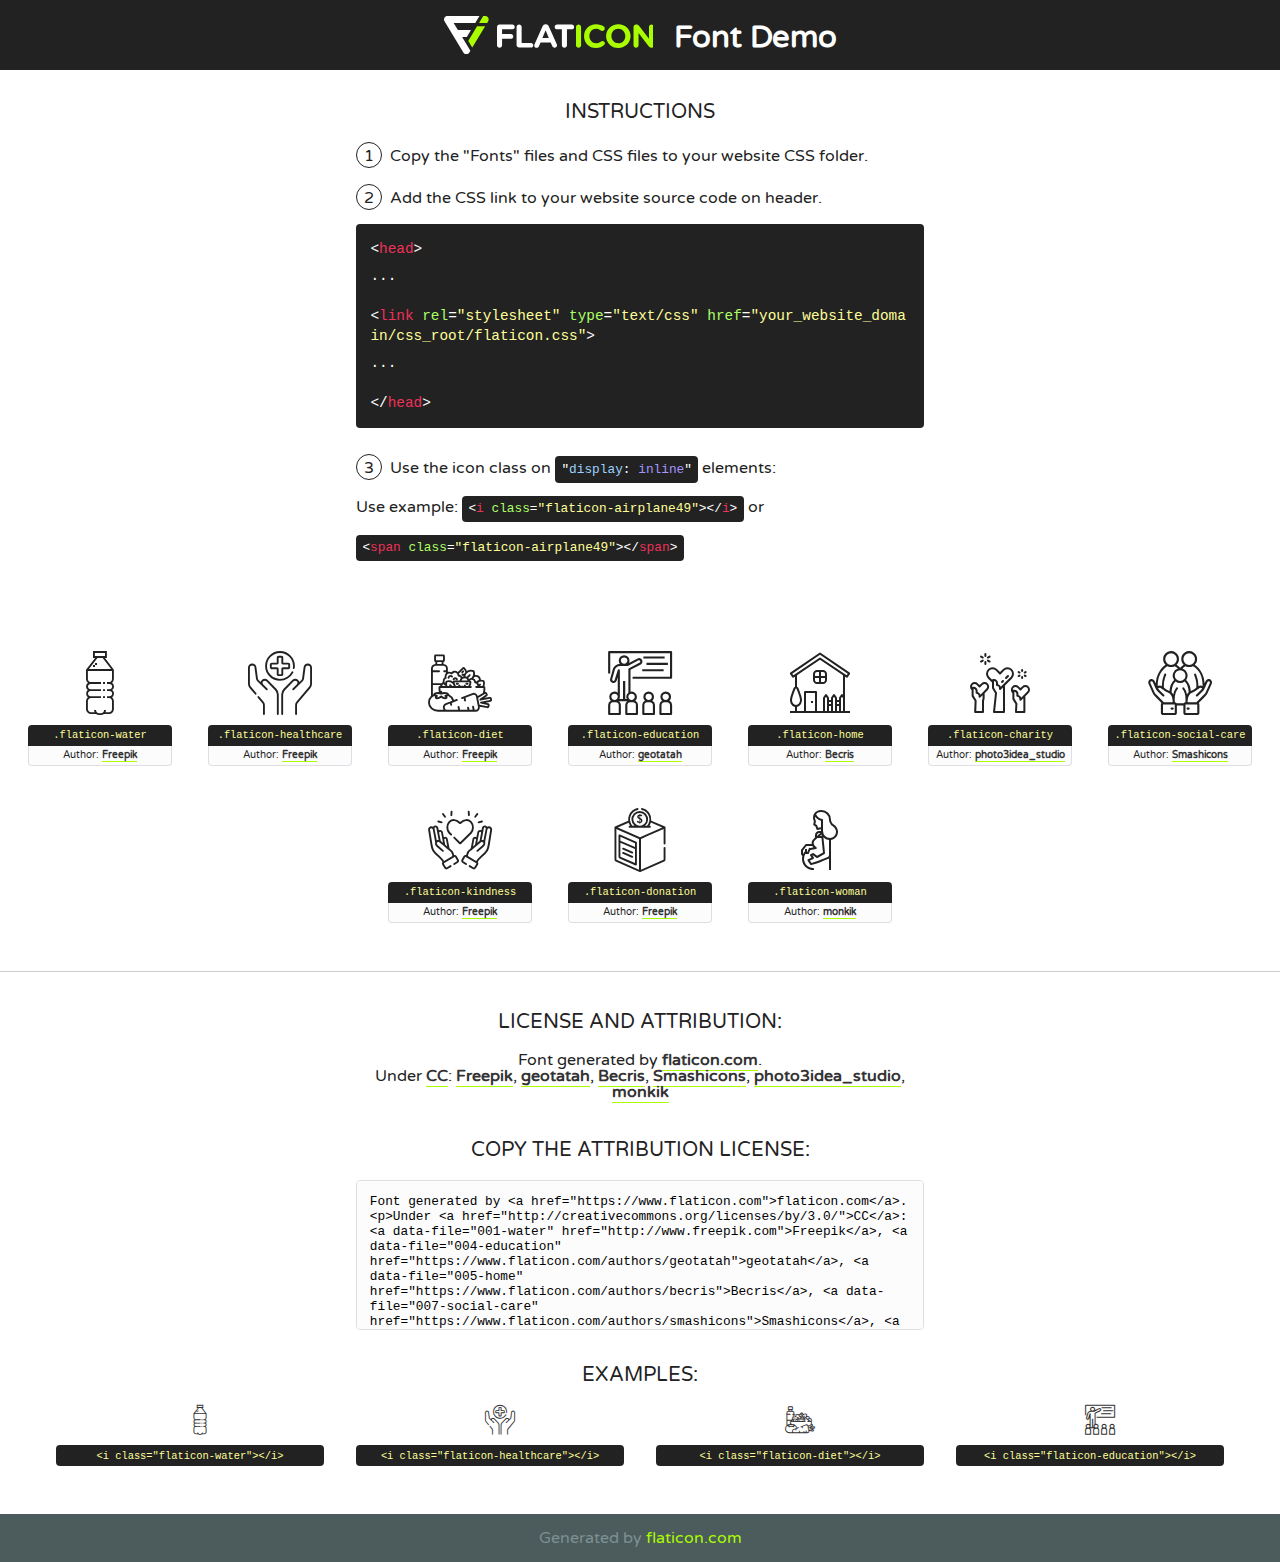
<file: lib/flaticon/font/flaticon.html>
<!DOCTYPE html>
<!--
  Flaticon icon font: Flaticon
  Creation date: 30/09/2020 10:47
-->
<html>
<!DOCTYPE html>
<html>

<head>
    <title>Flaticon WebFont</title>
    <link href="http://fonts.googleapis.com/css?family=Varela+Round" rel="stylesheet" type="text/css" />
    <link rel="stylesheet" type="text/css" href="flaticon.css">
    <meta charset="UTF-8">
    <style>
    html, body, div, span, applet, object, iframe,
    h1, h2, h3, h4, h5, h6, p, blockquote, pre,
    a, abbr, acronym, address, big, cite, code,
    del, dfn, em, img, ins, kbd, q, s, samp,
    small, strike, strong, sub, sup, tt, var,
    b, u, i, center,
    dl, dt, dd, ol, ul, li,
    fieldset, form, label, legend,
    table, caption, tbody, tfoot, thead, tr, th, td,
    article, aside, canvas, details, embed, 
    figure, figcaption, footer, header, hgroup, 
    menu, nav, output, ruby, section, summary,
    time, mark, audio, video {
        margin: 0;
        padding: 0;
        border: 0;
        font-size: 100%;
        font: inherit;
        vertical-align: baseline;
    }
    /* HTML5 display-role reset for older browsers */
    article, aside, details, figcaption, figure, 
    footer, header, hgroup, menu, nav, section {
        display: block;
    }
    body {
        line-height: 1;
    }
    ol, ul {
        list-style: none;
    }
    blockquote, q {
        quotes: none;
    }
    blockquote:before, blockquote:after,
    q:before, q:after {
        content: '';
        content: none;
    }
    table {
        border-collapse: collapse;
        border-spacing: 0;
    }
    body {
        font-family: 'Varela Round', Helvetica, Arial, sans-serif;
        font-size: 16px;
        color: #222;
    }
    a {
        color: #333;
        border-bottom: 1px solid #a9fd00;
        font-weight: bold;
        text-decoration: none;
    }
    * {
        -moz-box-sizing: border-box;
        -webkit-box-sizing: border-box;
        box-sizing: border-box;
        margin: 0;
        padding: 0;
    }
    [class^="flaticon-"]:before, [class*=" flaticon-"]:before, [class^="flaticon-"]:after, [class*=" flaticon-"]:after {
        font-family: Flaticon;
        font-size: 30px;
        font-style: normal;
        margin-left: 20px;
        color: #333;
    }
    .wrapper {
        max-width: 600px;
        margin: auto;
        padding: 0 1em;
    }
    .title {
        font-size: 1.25em;
        text-align: center;
        margin-bottom: 1em;
        text-transform: uppercase;
    }
    header {
        text-align: center;
        background-color: #222;
        color: #fff;
        padding: 1em;
    }
    header .logo {
        width: 210px;
        height: 38px;
        display: inline-block;
        vertical-align: middle;
        margin-right: 1em;
        border: none;
    }
    header strong {
        font-size: 1.95em;
        font-weight: bold;
        vertical-align: middle;
        margin-top: 5px;
        display: inline-block;
    }
    .demo {
        margin: 2em auto;
        line-height: 1.25em;
    }
    .demo ul li {
        margin-bottom: 1em;
    }
    .demo ul li .num {
        color: #222;
        border-radius: 20px;
        display: inline-block;
        width: 26px;
        padding: 3px;
        height: 26px;
        text-align: center;
        margin-right: 0.5em;
        border: 1px solid #222;
    }
    .demo ul li code {
        background-color: #222;
        border-radius: 4px;
        padding: 0.25em 0.5em;
        display: inline-block;
        color: #fff;
        font-family: Consolas,Monaco,Lucida Console,Liberation Mono,DejaVu Sans Mono,Bitstream Vera Sans Mono,Courier New, monospace;
        font-weight: lighter;
        margin-top: 1em;
        font-size: 0.8em;
        word-break: break-all;
    }
    .demo ul li code.big {
        padding: 1em;
        font-size: 0.9em;
    }
    .demo ul li code .red {
        color: #EF3159;
    }
    .demo ul li code .green {
        color: #ACFF65;
    }
    .demo ul li code .yellow {
        color: #FFFF99;
    }
    .demo ul li code .blue {
        color: #99D3FF;
    }
    .demo ul li code .purple {
        color: #A295FF;
    }
    .demo ul li code .dots {
        margin-top: 0.5em;
        display: block;
    }
    #glyphs {
        border-bottom: 1px solid #ccc;
        padding: 2em 0;
        text-align: center;
    }
    .glyph {
        display: inline-block;
        width: 9em;
        margin: 1em;
        text-align: center;
        vertical-align: top;
        background: #FFF;
    }
    .glyph .glyph-icon {
        padding: 10px;
        display: block;
        font-family:"Flaticon";
        font-size: 64px;
        line-height: 1;
    }
    .glyph .glyph-icon:before {
        font-size: 64px;
        color: #222;
        margin-left: 0;
    }
    .class-name {
        font-size: 0.65em;
        background-color: #222;
        color: #fff;
        border-radius: 4px 4px 0 0;
        padding: 0.5em;
        color: #FFFF99;
        font-family: Consolas,Monaco,Lucida Console,Liberation Mono,DejaVu Sans Mono,Bitstream Vera Sans Mono,Courier New, monospace;
    }
    .author-name {
        font-size: 0.6em;
        background-color: #fcfcfd;
        border: 1px solid #DEDEE4;
        border-top: 0;
        border-radius: 0 0 4px 4px;
        padding: 0.5em;
    }
    .class-name:last-child {
        font-size: 10px;
        color:#888;
    }
    .class-name:last-child a {
        font-size: 10px;
        color:#555;
    }
    .class-name:last-child a:hover {
        color:#a9fd00;
    }
    .glyph > input {
        display: block;
        width: 100px;
        margin: 5px auto;
        text-align: center;
        font-size: 12px;
        cursor: text;
    }
    .glyph > input.icon-input {
        font-family:"Flaticon";
        font-size: 16px;
        margin-bottom: 10px;
    }
    .attribution .title {
        margin-top: 2em;
    }
    .attribution textarea {
        background-color: #fcfcfd;
        padding: 1em;
        border: none;
        box-shadow: none;
        border: 1px solid #DEDEE4;
        border-radius: 4px;
        resize: none;
        width: 100%;
        height: 150px;
        font-size: 0.8em;
        font-family: Consolas,Monaco,Lucida Console,Liberation Mono,DejaVu Sans Mono,Bitstream Vera Sans Mono,Courier New, monospace;
        -webkit-appearance: none;
    }
    .iconsuse {
        margin: 2em auto;
        text-align: center;
        max-width: 1200px;
    }
    .iconsuse:after {
        content: '';
        display: table;
        clear: both;
    }
    .iconsuse .image {
        float: left;
        width: 25%;
        padding: 0 1em;
    }
    .iconsuse .image p {
        margin-bottom: 1em;
    }
    .iconsuse .image span {
        display: block;
        font-size: 0.65em;
        background-color: #222;
        color: #fff;
        border-radius: 4px;
        padding: 0.5em;
        color: #FFFF99;
        margin-top: 1em;
        font-family: Consolas,Monaco,Lucida Console,Liberation Mono,DejaVu Sans Mono,Bitstream Vera Sans Mono,Courier New, monospace;
    }
    #footer {
        text-align: center;
        background-color: #4C5B5C;
        color: #7c9192;
        padding: 1em;
    }
    #footer a {
        border: none;
        color: #a9fd00;
        font-weight: normal;
    }
    @media (max-width: 960px) {
        .iconsuse .image {
            width: 50%;
        }
    }
    @media (max-width: 560px) {
        .iconsuse .image {
            width: 100%;
        }
    }
    </style>
</head>

<body class="characters-off">

    <header>
        <a href="https://www.flaticon.com" target="_blank" class="logo">
            <svg version="1.1" xmlns="http://www.w3.org/2000/svg" xmlns:xlink="http://www.w3.org/1999/xlink" xmlns:a="http://ns.adobe.com/AdobeSVGViewerExtensions/3.0/" viewBox="0 0 560.875 102.036" enable-background="new 0 0 560.875 102.036" xml:space="preserve">
                <defs>
                </defs>
                <g>
                    <g class="letters">
                        <path fill="#ffffff" d="M141.596,29.675c0-3.777,2.985-6.767,6.764-6.767h34.438c3.426,0,6.15,2.728,6.15,6.15
                        c0,3.43-2.724,6.149-6.15,6.149h-27.674v13.091h23.719c3.429,0,6.151,2.724,6.151,6.15c0,3.43-2.723,6.149-6.151,6.149h-23.719
                        v17.574c0,3.773-2.986,6.761-6.764,6.761c-3.779,0-6.764-2.989-6.764-6.761V29.675z"></path>
                        <path fill="#ffffff" d="M193.844,29.149c0-3.781,2.985-6.767,6.764-6.767c3.776,0,6.763,2.985,6.763,6.767v42.957h25.039
                        c3.426,0,6.149,2.726,6.149,6.153c0,3.425-2.723,6.15-6.149,6.15h-31.802c-3.779,0-6.764-2.986-6.764-6.768V29.149z"></path>
                        <path fill="#ffffff" d="M241.891,75.71l21.438-48.407c1.492-3.341,4.215-5.357,7.906-5.357h0.792
                        c3.686,0,6.323,2.017,7.815,5.357l21.439,48.407c0.436,0.967,0.701,1.845,0.701,2.723c0,3.602-2.809,6.501-6.414,6.501
                        c-3.161,0-5.269-1.845-6.499-4.655l-4.132-9.661h-27.059l-4.301,10.102c-1.144,2.631-3.426,4.214-6.237,4.214
                        c-3.517,0-6.24-2.81-6.24-6.325C241.1,77.64,241.451,76.677,241.891,75.71z M279.932,58.666l-8.521-20.297l-8.526,20.297H279.932
                        z"></path>
                        <path fill="#ffffff" d="M314.864,35.387H301.86c-3.429,0-6.239-2.813-6.239-6.238c0-3.429,2.811-6.24,6.239-6.24h39.533
                        c3.426,0,6.237,2.811,6.237,6.24c0,3.425-2.811,6.238-6.237,6.238h-13.001v42.785c0,3.773-2.99,6.761-6.764,6.761
                        c-3.779,0-6.764-2.989-6.764-6.761V35.387z"></path>
                        <path fill="#A9FD00" d="M352.615,29.149c0-3.781,2.985-6.767,6.767-6.767c3.774,0,6.761,2.985,6.761,6.767v49.024
                        c0,3.773-2.987,6.761-6.761,6.761c-3.781,0-6.767-2.989-6.767-6.761V29.149z"></path>
                        <path fill="#A9FD00" d="M374.132,53.836v-0.179c0-17.481,13.178-31.801,32.065-31.801c9.22,0,15.459,2.458,20.557,6.238
                        c1.402,1.054,2.637,2.985,2.637,5.357c0,3.692-2.985,6.59-6.681,6.59c-1.845,0-3.071-0.702-4.044-1.319
                        c-3.776-2.813-7.729-4.393-12.562-4.393c-10.364,0-17.831,8.611-17.831,19.154v0.173c0,10.542,7.291,19.329,17.831,19.329
                        c5.715,0,9.492-1.756,13.359-4.834c1.049-0.874,2.458-1.491,4.039-1.491c3.429,0,6.325,2.813,6.325,6.236
                        c0,2.106-1.056,3.78-2.282,4.834c-5.539,4.834-12.036,7.733-21.878,7.733C387.572,85.464,374.132,71.493,374.132,53.836z"></path>
                        <path fill="#A9FD00" d="M433.009,53.836v-0.179c0-17.481,13.79-31.801,32.766-31.801c18.981,0,32.592,14.143,32.592,31.628v0.173
                        c0,17.483-13.785,31.807-32.769,31.807C446.625,85.464,433.009,71.32,433.009,53.836z M484.224,53.836v-0.179
                        c0-10.539-7.725-19.326-18.626-19.326c-10.893,0-18.449,8.611-18.449,19.154v0.173c0,10.542,7.73,19.329,18.626,19.329
                        C476.676,72.986,484.224,64.378,484.224,53.836z"></path>
                        <path fill="#A9FD00" d="M506.233,29.321c0-3.774,2.99-6.763,6.767-6.763h1.401c3.252,0,5.183,1.583,7.029,3.953l26.093,34.265
                        V29.059c0-3.692,2.99-6.677,6.681-6.677c3.683,0,6.671,2.985,6.671,6.677v48.934c0,3.78-2.987,6.765-6.764,6.765h-0.436
                        c-3.257,0-5.188-1.581-7.034-3.953l-27.056-35.492v32.944c0,3.687-2.985,6.676-6.678,6.676c-3.683,0-6.673-2.989-6.673-6.676
                        V29.321z"></path>
                    </g>
                    <g class="insignia">
                        <path fill="#ffffff" d="M48.372,56.137h12.517l11.156-18.537H37.186L25.688,18.539h57.825L94.668,0H9.271
                        C5.925,0,2.842,1.801,1.198,4.716c-1.644,2.907-1.593,6.482,0.134,9.343l50.38,83.501c1.678,2.781,4.689,4.476,7.938,4.476
                        c3.246,0,6.257-1.695,7.935-4.476l2.898-4.804L48.372,56.137z"></path>
                        <g class="i">
                            <path fill="#A9FD00" d="M93.575,18.539h0.031v0.004l21.652,0.004l2.705-4.488c1.727-2.861,1.778-6.436,0.133-9.343
                            C116.454,1.801,113.371,0,110.026,0h-5.294L93.575,18.539z"></path>
                            <polygon fill="#A9FD00" points="88.291,27.356 64.725,66.486 75.519,84.404 109.942,27.356"></polygon>
                        </g>
                    </g>
                </g>
            </svg>
        </a>
        <strong>Font Demo</strong>
    </header>


    <section class="demo wrapper">

        <p class="title">Instructions</p>

        <ul>
            <li>
                <span class="num">1</span>Copy the "Fonts" files and CSS files to your website CSS folder.
            </li>
            <li>
                <span class="num">2</span>Add the CSS link to your website source code on header.
                <code class="big">
                    &lt;<span class="red">head</span>&gt;
                    <br/><span class="dots">...</span>
                    <br/>&lt;<span class="red">link</span> <span class="green">rel</span>=<span class="yellow">"stylesheet"</span> <span class="green">type</span>=<span class="yellow">"text/css"</span> <span class="green">href</span>=<span class="yellow">"your_website_domain/css_root/flaticon.css"</span>&gt;
                    <br/><span class="dots">...</span>
                    <br/>&lt;/<span class="red">head</span>&gt;
                </code>
            </li>

            <li>
                <p>
                    <span class="num">3</span>Use the icon class on <code>"<span class="blue">display</span>:<span class="purple"> inline</span>"</code> elements:
                    <br />
                    Use example: <code>&lt;<span class="red">i</span> <span class="green">class</span>=<span class="yellow">&quot;flaticon-airplane49&quot;</span>&gt;&lt;/<span class="red">i</span>&gt;</code> or <code>&lt;<span class="red">span</span> <span class="green">class</span>=<span class="yellow">&quot;flaticon-airplane49&quot;</span>&gt;&lt;/<span class="red">span</span>&gt;</code>
            </li>
        </ul>

    </section>




   <section id="glyphs">          
    
      
        <div class="glyph"><div class="glyph-icon flaticon-water"></div>
            <div class="class-name">.flaticon-water</div>
            <div class="author-name">Author: <a data-file="001-water" href="http://www.freepik.com">Freepik</a> </div> 
        </div>        
        
        <div class="glyph"><div class="glyph-icon flaticon-healthcare"></div>
            <div class="class-name">.flaticon-healthcare</div>
            <div class="author-name">Author: <a data-file="002-healthcare" href="http://www.freepik.com">Freepik</a> </div> 
        </div>        
        
        <div class="glyph"><div class="glyph-icon flaticon-diet"></div>
            <div class="class-name">.flaticon-diet</div>
            <div class="author-name">Author: <a data-file="003-diet" href="http://www.freepik.com">Freepik</a> </div> 
        </div>        
        
        <div class="glyph"><div class="glyph-icon flaticon-education"></div>
            <div class="class-name">.flaticon-education</div>
            <div class="author-name">Author: <a data-file="004-education" href="https://www.flaticon.com/authors/geotatah">geotatah</a> </div> 
        </div>        
        
        <div class="glyph"><div class="glyph-icon flaticon-home"></div>
            <div class="class-name">.flaticon-home</div>
            <div class="author-name">Author: <a data-file="005-home" href="https://www.flaticon.com/authors/becris">Becris</a> </div> 
        </div>        
        
        <div class="glyph"><div class="glyph-icon flaticon-charity"></div>
            <div class="class-name">.flaticon-charity</div>
            <div class="author-name">Author: <a data-file="006-charity" href="https://www.flaticon.com/authors/photo3idea-studio">photo3idea_studio</a> </div> 
        </div>        
        
        <div class="glyph"><div class="glyph-icon flaticon-social-care"></div>
            <div class="class-name">.flaticon-social-care</div>
            <div class="author-name">Author: <a data-file="007-social-care" href="https://www.flaticon.com/authors/smashicons">Smashicons</a> </div> 
        </div>        
        
        <div class="glyph"><div class="glyph-icon flaticon-kindness"></div>
            <div class="class-name">.flaticon-kindness</div>
            <div class="author-name">Author: <a data-file="008-kindness" href="http://www.freepik.com">Freepik</a> </div> 
        </div>        
        
        <div class="glyph"><div class="glyph-icon flaticon-donation"></div>
            <div class="class-name">.flaticon-donation</div>
            <div class="author-name">Author: <a data-file="009-donation" href="http://www.freepik.com">Freepik</a> </div> 
        </div>        
        
        <div class="glyph"><div class="glyph-icon flaticon-woman"></div>
            <div class="class-name">.flaticon-woman</div>
            <div class="author-name">Author: <a data-file="010-woman" href="https://www.flaticon.com/authors/monkik">monkik</a> </div> 
        </div>        
        

    </section>



    <section class="attribution wrapper"   style="text-align:center;">

      <div class="title">License and attribution:</div><div class="attrDiv">Font generated by <a href="https://www.flaticon.com">flaticon.com</a>. <div><p>Under <a href="http://creativecommons.org/licenses/by/3.0/">CC</a>: <a data-file="001-water" href="http://www.freepik.com">Freepik</a>, <a data-file="004-education" href="https://www.flaticon.com/authors/geotatah">geotatah</a>, <a data-file="005-home" href="https://www.flaticon.com/authors/becris">Becris</a>, <a data-file="007-social-care" href="https://www.flaticon.com/authors/smashicons">Smashicons</a>, <a data-file="006-charity" href="https://www.flaticon.com/authors/photo3idea-studio">photo3idea_studio</a>, <a data-file="010-woman" href="https://www.flaticon.com/authors/monkik">monkik</a></p>  </div>
      </div>
      <div class="title">Copy the Attribution License:</div>

    <textarea onclick="this.focus();this.select();">Font generated by &lt;a href=&quot;https://www.flaticon.com&quot;&gt;flaticon.com&lt;/a&gt;. <p>Under <a href="http://creativecommons.org/licenses/by/3.0/">CC</a>: <a data-file="001-water" href="http://www.freepik.com">Freepik</a>, <a data-file="004-education" href="https://www.flaticon.com/authors/geotatah">geotatah</a>, <a data-file="005-home" href="https://www.flaticon.com/authors/becris">Becris</a>, <a data-file="007-social-care" href="https://www.flaticon.com/authors/smashicons">Smashicons</a>, <a data-file="006-charity" href="https://www.flaticon.com/authors/photo3idea-studio">photo3idea_studio</a>, <a data-file="010-woman" href="https://www.flaticon.com/authors/monkik">monkik</a></p>  
     </textarea>

    </section>

    <section class="iconsuse">

          <div class="title">Examples:</div>            
             
            <div class="image">
                <p>
                    <i class="glyph-icon flaticon-water"></i> 
                    <span>&lt;i class=&quot;flaticon-water&quot;&gt;&lt;/i&gt;</span>
                </p>
            </div>
            
            <div class="image">
                <p>
                    <i class="glyph-icon flaticon-healthcare"></i> 
                    <span>&lt;i class=&quot;flaticon-healthcare&quot;&gt;&lt;/i&gt;</span>
                </p>
            </div>
            
            <div class="image">
                <p>
                    <i class="glyph-icon flaticon-diet"></i> 
                    <span>&lt;i class=&quot;flaticon-diet&quot;&gt;&lt;/i&gt;</span>
                </p>
            </div>
            
            <div class="image">
                <p>
                    <i class="glyph-icon flaticon-education"></i> 
                    <span>&lt;i class=&quot;flaticon-education&quot;&gt;&lt;/i&gt;</span>
                </p>
            </div>
                       
        </div>
                            
    </section>

<div id="footer">
    <div>Generated by <a href="https://www.flaticon.com">flaticon.com</a>
    </div>
</div>



</body>
</html>
</file>
<file: assets/styles.css>
@import url('https://fonts.googleapis.com/css2?family=Poppins:ital,wght@0,100;0,200;0,300;0,400;0,500;0,600;0,700;0,800;0,900;1,100;1,200;1,300;1,400;1,500;1,600;1,700;1,800;1,900&display=swap');

* {
    margin: 0;
    padding: 0;
    box-sizing: border-box;
    scroll-behavior: smooth;
}

#main {
    position: relative;
    width: 100%;
    height: 100%;
    /* border: 5px solid red; */
    font-family: "Poppins", sans-serif;
}

#main-container {
    position: relative;
    width: 100%;
    height: 100%;
    /* border: 5px solid black; */
}

#navbar {
    position: sticky;
    top: 0px;
    width: 100%;
    height: 100px;
    /* border: 5px solid blue; */
    display: flex;
    justify-content: center;
    align-items: center;
    z-index: 999;
    background-color: white;
}

#navbar.scrolled {
    box-shadow: 0px 0px 10px;
}

/* desktop navbar */

.desktop-navbar {
    position: relative;
    width: 100%;
    margin: auto;
    max-width: 1250px;
    height: 100%;
    /* border: 2px solid green; */
    display: flex;
    justify-content: space-between;
    align-items: center;
    padding: 0px 2em;
}

.logo {
    width: 20%;
    max-width: 200px;
    min-width: 150px;
    height: 100%;
    /* border: 2px solid black; */
    display: flex;
    justify-content: center;
    align-items: center;
}

.logo-container {
    width: 100px;
    height: 100px;
    display: flex;
    justify-content: center;
    align-items: center;
}

.logo-container>a img {
    width: 100%;
    height: 100%;
}

.navigations {
    width: 50%;
    max-width: 900px;
    height: 100%;
    /* border: 2px solid black; */
    display: flex;
    justify-content: center;
    align-items: center;
}

.navigations-list {
    position: relative;
    width: 100%;
    height: 100%;
    list-style-type: none;
    display: flex;
    justify-content: space-evenly;
    align-items: center;
}

.navigations-list>li>a {
    position: relative;
    text-decoration: none;
    color: black;
    font-size: 1em;
    font-weight: 600;
}

.navigations-list>li>a::after {
    content: "";
    position: absolute;
    height: 3px;
    width: 0;
    border-radius: 90px;
    left: 0;
    bottom: 0;
    background-color: #4169e1;
    transition: width .3s ease;
}

.navigations-list>li>a:hover::after {
    width: 100%;
}


.donate-btn {
    width: 20%;
    max-width: 200px;
    min-width: 150px;
    /* height: 100%; */
    /* border: 2px solid black; */
    display: flex;
    justify-content: center;
    align-items: center;
}

.donate-btn>a {
    padding: 15px 40px;
    border-radius: 50px;
    text-decoration: none;
    color: black;
    font-weight: 600;
    border: 1px solid black;
}

.donate-btn:hover a {
    background-color: #4169e1;
    border: 1px solid #4169e1;
    color: white;
    transition: all .3s ease-in-out;
}

/* mobile navbar */


.mobile-navbar {
    position: absolute;
    width: 100%;
    height: 100%;
    display: flex;
    justify-content: space-between;
    align-items: center;
    /* padding: 0px 2em; */

}

.mobile-navbar-right {
    position: relative;
    width: 30%;
    max-width: 300px;
    min-width: 250px;
    /* border: 2px solid red; */
    display: flex;
    justify-content: space-evenly;
    align-items: center;
}


.hamMenu {
    position: relative;
    width: 40px;
    height: 40px;
    margin: auto;
    display: flex;
    justify-content: center;
    align-items: center;
    /* background-color: antiquewhite; */
    z-index: 10;
}

.hamMenu>span {
    position: absolute;
    width: 100%;
    height: 5px;
    border-radius: 25px;
    background-color: #4169e1;
    transition: all .3s ease;
}

.hamMenu>span:nth-child(1) {
    top: 25%;
}

.hamMenu>span:nth-child(3) {
    top: 65%;
}

.hamMenu.active>span:nth-child(1) {
    top: 50%;
    transform: translate(-50%, -50%) rotate(45deg);
}

.hamMenu.active>span:nth-child(2) {
    opacity: 0;
}

.hamMenu.active>span:nth-child(3) {
    top: 50%;
    transform: translate(-50%, -50%) rotate(-45deg);
}

.offScreenMenu {
    position: absolute;
    top: 0;
    right: -250px;
    width: 100%;
    max-width: 250px;
    height: 100vh;
    display: flex;
    flex-direction: column;
    justify-content: center;
    align-items: center;
    /* border: 2px solid black; */
    backdrop-filter: blur(1.2rem);
    /* background : linear-gradient(white,skyblue); */
    transition: all .3s ease-in-out;
    box-shadow: 0px 0px 5px;
}

.offScreenMenu-list {
    width: 100%;
    height: 100%;
    list-style-type: none;
    display: flex;
    flex-direction: column;
    justify-content: center;
    gap: 20px;
    align-items: center;
}

.offScreenMenu-list>li>a {
    position: relative;
    text-decoration: none;
    color: black;
    font-size: 1em;
    font-weight: 600;
}

.offScreenMenu-list>li>a::after {
    content: "";
    position: absolute;
    height: 3px;
    width: 0;
    border-radius: 90px;
    left: 0;
    bottom: 0;
    background-color: #4169e1;
    transition: width .3s ease;
}

.offScreenMenu-list>li>a:hover::after {
    width: 100%;
}

.offScreenMenu.active {
    right: 0;
}


/* body section */
#body {
    position: relative;
    width: 100%;
    height: 100%;
    /* border: 5px solid black; */
}

.body-container {
    position: relative;
    width: 100%;
    height: 100%;
    /* border: 5px solid blue; */
}

section {
    width: 100%;
    margin: auto;
    max-width: 1440px;
    min-height: 100vh;
    padding: 2em 0em;
    /* border: 5px solid green; */
    position: relative;
    margin-top: 1em;
    margin-bottom: 3em;
}

.hero-section {
    position: relative;
    width: 100%;
    height: 100vh;
    display: flex;
    justify-content: space-evenly;
    align-items: center;
    /* border: 5px solid blue; */
}

.hero-left {
    position: relative;
    width: 25%;
    height: 100%;
    /* border: 2px solid red; */
    display: flex;
    justify-content: center;
    align-items: center;
    z-index: 1;

}

.hero-left-desc {
    position: relative;
    width: 100%;
    height: 100%;
    display: flex;
    justify-content: center;
    flex-direction: column;
    align-items: start;
    /* gap: 20px; */
}



.hero-section h1 {
    font-size: 4em;
    line-height: 1.2em;
}

.text-animation {
    position: relative;
}

section.show .text-animation::after {
    content: "";
    position: absolute;
    height: 5px;
    width: 0px;
    border-radius: 90px;
    left: 0;
    bottom: 0px;
    background-color: #4169e1;
    transition: width .3s ease;
    animation: text-animation .4s linear forwards;
    animation-delay: 1s;
}

@keyframes text-animation {
    100% {
        width: 100%;

    }
}




.hero-right {
    position: relative;
    width: 60%;
    height: 100%;
    /* border: 2px solid red; */
    display: flex;
    justify-content: center;
    align-items: center;
}

.hero-right-container {
    width: 100%;
    height: 100%;
    background: url(./img/home-banner-image.webp);
    background-size: cover;
    background-position: center;
    border-radius: 10px;
}

/* section 2 */

.section-2 {
    width: 100%;

    height: 100vh;
    display: flex;
    justify-content: center;
    align-items: center;
    gap: 30px;
}

.section-2-left {
    position: relative;
    width: 39%;
    height: 600px;
    /* border: 2px solid red; */
}



.section-2-left-container {
    width: 100%;
    height: 100%;
    background: url(./img/section-2-image.webp);
    background-position: center;
    background-size: cover;
    border-radius: 10px;
}

.section-2-right {
    position: relative;
    width: 45%;
    height: 600px;
    display: flex;
    flex-direction: column;
    justify-content: center;
    /* border: 2px solid black; */
    /* padding: 2em 3em; */
}

.section-2-right-desc {
    width: 100%;
    min-height: 400px;
    display: flex;
    flex-direction: column;
    justify-content: center;
    gap: 20px;
}

h2 {
    font-size: 3em;
    line-height: 1em;
}

h3 {
    color: #4169e1;
}


.section-3 {
    width: 100%;
    height: 100vh;
    /* border: 5px solid black; */
    display: flex;
    justify-content: center;
    align-items: center;
}

.section-3-container {
    width: 100%;
    height: 800px;
    padding: 2em 3em;
    display: flex;
    flex-direction: column;
    justify-content: center;
    align-items: center;
}

.section-3-headings {
    width: 100%;
    height: 15%;
    /* border: 2px solid black; */
    display: flex;
    flex-direction: column;
    justify-content: center;
    align-items: center;
    text-align: center;
}

.section-3-body {
    width: 100%;
    height: 80%;
    /* border: 2px solid blue; */
    display: flex;
    flex-direction: column;
    justify-content: center;
    gap: 10px;
}


.service {
    width: 100%;
    height: 18%;
    border-bottom: 1px solid #4169e1;
    display: flex;
    /* justify-content: center; */
    align-items: center;
    /* border-radius: 10px; */
    padding: 0px 1em;
    /* box-shadow: 0px 0px 5px #4169e1 inset, 0px 0px 5px #4169e1 inset; */
}

.service:hover {
    /* box-shadow: 0px 0px 10px #4169e1 inset;
    border-radius: 10px; */
    transition: all .3s ease;
    color: #4169e1;
}

.service>p {
    font-size: 1.2em;
    font-weight: bold;
}

.service>img {
    height: 40px;
    width: 40px;
    margin-right: 20px;
}

.impact-section {
    position: relative;
    width: 100%;
    min-height: 100%;
    /* border: 2px solid black; */
    display: flex;
    flex-direction: column;
    justify-content: center;
    align-items: center;
}

.impact-section-container {
    position: relative;
    width: 100%;
    min-height: 100vh;
    /* border: 2px solid blue; */
    display: flex;
    flex-direction: column;
    justify-content: space-between;
    align-items: center;
}

.impact-heading {
    width: 100%;
    height: 20%;
    display: flex;
    flex-direction: column;
    justify-content: center;
    align-items: center;
    text-align: center;
    gap: 20px;
    margin-bottom: 3em;
    /* border: 2px solid red; */
}

.impact-body {
    width: 100%;
    height: 80%;
}

.cards {
    width: 100%;
    height: 100%;
    display: flex;
    flex-wrap: wrap;
    justify-content: center;
    align-items: center;
    gap: 30px;
    font-weight: 600;

}

.card {
    width: 350px;
    height: 350px;
    /* border: 2px solid red; */
    display: flex;
    flex-direction: column;
    justify-content: space-evenly;
    align-items: center;
    text-align: center;
    font-size: 1.2em;
    border-radius: 7px;
    box-shadow: 0px 0px 20px #aaa;
}

.card:hover {
    background-color: #4169e1;
    color: white;
    scale: 1.05;
    transition: all .3s ease;
    box-shadow: 0px 0px 30px #4169e1;
}


.card .icon {
    width: 60px;
    height: 60px;
    /* border: 1px solid black; */
}

.card img {
    width: 60px;
    height: 60px;
}

.card .count, .card span {
    font-size: 2em;
    color: #4169e1;
}

.card:hover .count, .card:hover span{
    color: #000;
}



.testimonial-section {
    position: relative;
    width: 100%;
    height: 100vh;
}

.testimonial-container {
    width: 100%;
    height: 100%;
    padding: 2em 3em;
    display: flex;
    flex-direction: column;
    justify-content: center;
    align-items: center;
}

.testimonial-container>.headings {
    width: 100%;
    height: 20%;
    display: flex;
    flex-direction: column;
    justify-content: center;
    gap: 20px;
    align-items: center;
    text-align: center;
    margin-bottom: 3em;
}


.testimonial-body {
    width: 100%;
    height: 100%;
    display: flex;
    justify-content: space-between;
    /* gap: 20px; */
    align-items: center;

}

.testimonial-left {
    position: relative;
    width: 48%;
    height: 600px;
}

.testimonial-left-container {
    width: 100%;
    height: 100%;
    background: url(./img/testimonial.webp);
    background-size: cover;
    background-position: center;
    border-radius: 10px;
}

.testimonial-right {
    width: 48%;
    height: 600px;
    /* border: 2px solid #4169e1; */
    display: flex;
    flex-direction: column;
    justify-content: center;
    align-items: center;
    border-radius: 10px;
    background-color: skyblue;
}

.testimonial-right-desc {
    width: 100%;
    height: 100%;
    display: flex;
    flex-direction: column;
    justify-content: center;
    gap: 30px;
    padding: 1em 2em;
}

.quote-img {
    position: relative;
    width: 60px;
    height: 43px;
}

.quote-img>img {
    width: 100%;
    height: 100%;
}


.quote {
    font-size: 1.5em;
    font-weight: 600;
}


/* footer-section */
footer {
    width: 100%;
    height: 700px;
    background-color: aliceblue;
    display: flex;
    justify-content: center;
    align-items: center;
}

.footer-container {
    width: 100%;
    max-width: 1300px;
    margin: auto;
    height: 100%;
    padding: 4em 3em;
    display: flex;
    flex-direction: column;
    justify-content: center;
    align-items: center;
    /* gap: 20px; */
}

.cta {
    width: 100%;
    height: 250px;
    border-bottom: 1px solid #4169e1;
    display: flex;
    flex-direction: column;
    justify-content: space-evenly;
    align-items: center;
    /* background-color: white; */
    text-align: center;
}

.cta h2 {
    line-height: 1.3em;
}

.footer-navigations {
    width: 100%;
    height: 100px;
    border-bottom: 1px solid #4169e1;
    display: flex;
    justify-content: center;
    align-items: center;
}

.footer-navigations .navigations {
    width: 100%;
    height: 100%;
    display: flex;
    justify-content: center;
    align-items: center;
}

.social-links {
    width: 100%;
    height: 150px;
    border-bottom: 1px solid #4169e1;
    display: flex;
    justify-content: center;
    align-items: center;
}

.social-links-container {
    width: 400px;
    height: 100%;
    display: flex;
    justify-content: space-evenly;
    align-items: center;
    /* border: 1px solid black; */
}

.social-icon {
    width: 60px;
    height: 60px;
    border-radius: 50%;
    border: 1px solid black;
    display: flex;
    justify-content: center;
    align-items: center;
}

.social-icon>a {
    font-size: 2em;
    color: black;
}

.social-icon:hover {
    background-color: #4169e1;
    box-shadow: 0px 0px 20px #4169e1;
    transition: all .3s ease;
    border: 1px solid #4169e1;

}

.social-icon:hover>a {
    color: white;
    transition: all .3s ease;

}

.main-footer {
    width: 100%;
    height: 100px;
    display: flex;
    justify-content: center;
    align-items: center;
}

.main-footer-container {
    width: 100%;
    height: 100%;
    display: flex;
    justify-content: space-between;
    align-items: center;
}

.main-footer-container a {
    color: black;
    text-decoration: none;
}


/* what we do page */

.what-we-do-banner{
    max-width: 100%;
}

.what-we-do-hero-section{
    width: 100%;
    height: 600px;
    /* border: 2px solid black; */
}

.what-we-do-hero-container{
    position: relative;
    width: 100%;
    height: 100%;
    background: url(./img/what-we-do-banner.webp);
    background-size: cover;
    background-position: center;
}

.what-we-do-hero-heading{
    width: max-content;
    height: 100px;
    position: absolute;
    /* background-color: white; */
    display: flex;
    flex-direction: column;
    justify-content: space-evenly;
    /* gap: 20px; */
    bottom: 0px;
    left: 10%;
    }

.what-we-do-hero-heading h1{
    font-size: 4em;
    background-color: white;
}

.what-we-do-services{
    width: 100%;
    min-height: 100vh;
    margin-top: 2em;
    /* border: 2px solid black; */
}

.what-we-do-services-container{
    position: relative;
    width: 100%;
    height: 100%;
}

.what-we-do-service{
    width: 100%;
    min-height: 100vh;
    display: flex;
    flex-direction: column;
    justify-content: center;
    align-items: center;
    padding: 2em;
    /* border: 2px solid green; */
}


.service-desc{
    width: 100%;
    height: 300px;
    /* border: 2px solid red; */
    display: flex;
    justify-content: space-between;
    align-items: center;
}

.service-left{
    width: 50%;
    height: 100%;
    /* border: 2px solid red; */
    display: flex;
    flex-direction: column;
    justify-content: space-evenly;
}

.service-right{
    width: 40%;
    height: 100%;
    /* border: 2px solid red; */
    display: flex;
    flex-direction: column;
    justify-content:center;
    align-items: center;
    gap: 20px;
    /* align-items: center; */
    /* padding: 3em */
}

.service-right-desc{
    width: max-content;
    height: 100%;
    display: flex;
    flex-direction: column;
    justify-content: center;
    gap: 20px;
    /* border: 2px solid black; */
}

.service-right .number{
    font-size: 1.3em;
}

.service-images{
    width: 100%;
    height: 500px;
    /* border: 2px solid blue; */
    display: flex;
    justify-content: space-evenly;
    align-items: center;
}



.service-image-container{
    position: relative;
    width: 100%;
    height: 100%;
    display: flex;
    justify-content: space-evenly;
    align-items: center;
    flex-wrap: wrap;
}

.cancer-patient-img-1{
    position: relative;
    top: 70px;
    width:  300px;
    height: 200px;
    border-radius: 10px;
}

.cancer-patient-img-1 > img{
    width: 100%;
    height: 100%;
    border-radius: 10px;
}

.cancer-patient-img-2{
    position: relative;
    top: 0px;
    width: 400px;
    height: 341px;
    border-radius: 10px;
}

.cancer-patient-img-2 > img{
    width: 100%;
    height: 100%;
    border-radius: 10px;
}

.cancer-patient-img-3{
    position: relative;
    top: -70px;
    width: 300px;
    height: 200px;
    border-radius: 10px;
}

.cancer-patient-img-3 > img{
    width: 100%;
    height: 100%;
    border-radius: 10px;
}


.what-we-do-service:nth-child(2){
    background-color: aliceblue;
}

.what-we-do-service:nth-child(2) .service-desc{
    flex-direction: row-reverse;
}

.child-img-1{
    position: relative;
    top: -70px;
    width:  300px;
    height: 300px;
    border-radius: 10px;
}

.child-img-1 > img{
    width: 100%;
    height: 100%;
    border-radius: 10px;
}

.child-img-2{
    position: relative;
    top: 0px;
    width: 400px;
    height: 266px;
    border-radius: 10px;
}

.child-img-2 > img{
    width: 100%;
    height: 100%;
    border-radius: 10px;
}

.child-img-3{
    position: relative;
    top: 70px;
    width: 300px;
    height: 300px;
    border-radius: 10px;
}

.child-img-3 > img{
    width: 100%;
    height: 100%;
    border-radius: 10px;
}


.women-empowerment-img-1{
    position: relative;
    top: 70px;
    width:  300px;
    height: 200px;
    border-radius: 10px;
}

.women-empowerment-img-1 > img{
    width: 100%;
    height: 100%;
    border-radius: 10px;
}

.women-empowerment-img-2{
    position: relative;
    top: 0px;
    width: 400px;
    height: 266px;
    border-radius: 10px;
}

.women-empowerment-img-2 > img{
    width: 100%;
    height: 100%;
    border-radius: 10px;
}

.women-empowerment-img-3{
    position: relative;
    top: -70px;
    width: 300px;
    height: 200px;
    border-radius: 10px;
}

.women-empowerment-img-3 > img{
    width: 100%;
    height: 100%;
    border-radius: 10px;
}

.owner-section{
    width: 100%;
    min-height: 100vh;
    /* border: 2px solid black; */
    display: flex;
    justify-content: center;
    align-items: center;
    background-color: snow;
}

.owner-section-container{
    width: 100%;
    height: 600px;
    display: flex;
    flex-direction: column;
    justify-content: space-evenly;
    align-items: center;
}

.owner-img{
    width: 300px;
    height: 300px;
    background: url(./img/owner.webp);
    background-position: center;
    background-size:cover ;
    border-radius: 10px;
}

.owner-thoughts{
    width: 70%;
    height: 200px;
    /* border: 2px solid red; */
    display: flex;
    flex-direction: column;
    justify-content: space-evenly;
    align-items: center;
    text-align: center;
}

.owner-thoughts  q{
    font-size: 1.5em;
    font-weight: 600;
}


/* get involved */

.hero {
    width: 100%;
    height: 600px;
    position: relative;
    display: flex;
    flex-direction: column;
    justify-content: center;
    align-items: center;
    text-align: center;
    padding: 50px 0;
    background: url('./img/about-banner.webp') no-repeat center center/cover; /* Replace with your image */
    color: white;
}

.hero::before{
    content: '';
    position: absolute;
    width: 100%;
    height: 50vh;
    top: 0px;
    left: 0px;
    background: linear-gradient(to bottom, #000, transparent);
    z-index: 1;
}

.hero::after{
    content: '';
    position: absolute;
    width: 100%;
    height: 50vh;
    bottom: 0px;
    right: 0px;
    background: linear-gradient(to top, #000, transparent);
    z-index: 1;
}


.donation-form {
    max-width: 600px;
    margin: 20px auto;
    padding: 20px;
    background-color: white;
    box-shadow: 0 2px 10px rgba(0,0,0,0.1);
}

.hero-desc{
    width: 80%;
    height: 100%;
    position: relative;
    position: absolute;
    /* backdrop-filter: blur(5px); */
    display: flex;
    flex-direction: column;
    justify-content: center;
    align-items: center;
    font-size: 2em;
    z-index: 2;
}

.hero h1, h3 {
    color: #4169e1;
}




label {
    display: block;
    margin-top: 10px;
}

input[type="text"], input[type="number"], input[type="email"], input[type="tel"], select, textarea {
    width: 100%;
    padding: 10px;
    margin-top: 5px;
    border: 1px solid #ddd;
    border-radius: 5px;
}

button {
    background-color: #5881fa;
    color: white;
    border: none;
    padding: 15px;
    border-radius: 5px;
    cursor: pointer;
    margin-top: 20px;
}

button:hover {
    background-color: #4169e1; /* Darker Mint Green */
    transition: all .3s ease;
}
</file>
<file: assets/responsive.css>
/* mobile screen */
@media screen and (min-width : 300px) and (max-width : 499px) {

  /* desktop-navbar hide */
  .desktop-navbar {
    display: none;
  }

  #navbar{
    position: fixed;
  }

  .mobile-navbar-right > .donate-btn{
    display: none;
  }

  .mobile-navbar-right{
    min-width: 100px;
  }

  .hero-section{
    margin-top: 2.3em;
    flex-direction: column-reverse;
    padding: 1em;
  }


  .hero-left{
    width: 100%;
    height: 50%;
  }

  .hero-right{
    width: 100%;
    height: 50%;
  }

  .hero-section h1{
    font-size: 2.5em;
  }


  .section-2{
    flex-direction: column;
  }

  .section-2-left{
    width: 60%;
    height: 300px;
  }

  .section-2-right{
    width: 100%;
    height: 350px;
    padding: 1em;
  }

  .section-2-right-desc{
    gap: 10px;
  }

  h2{
    font-size: 1.5em;
  }

  .service p{
    font-size: 0.8em;
  }

  .service > img{
    width: 30px;
    height: 30px;
  }
  .section-3-container{
    padding: 1em;
  }

  .card{
    width: 270px;
    height: 270px;
  }


  .card .count, .card span {
    font-size: 1.5em;
}

  .testimonial-body{
    flex-direction: column;
  }

  .testimonial-left{
    width: 100%;
    height: 50%;
  }

  .testimonial-right{
    position: relative;
    width: 100%;
  }

  .testimonial-right-desc{
    padding: 1em;
  }

  .quote{
    font-size: 1.2em;
  }

  .testimonial-container{
    padding: 1em;
  }

  .quote{
    font-size: 1em;
  }

  .footer-container{
    padding: 1em;
  }

  .footer-navigations{
    height: 150px;
  }

  .footer-navigations .navigations-list{
    flex-direction: column;
  }

  .social-icon{
    width: 40px;
    height: 40px;
  }

  .social-icon > a{
    font-size: 1.3em;
  }

  .main-footer{
    height: 150px;
  }

  .main-footer-container{
    flex-direction: column;
    justify-content: center;
    gap: 10px;
    text-align: center;
  }

  .what-we-do-service{
    padding:  1em ;
  }


  .what-we-do-hero-heading{
    left: 4%;
    }

  .what-we-do-hero-heading h1{
    font-size: 2em;
  }

  .service-desc{
    height: 500px;
    flex-direction: column-reverse;
  }

  .service-images{
    height: 300px;
  }

  .service-left{
    width: 100%;
    gap: 10px;
  }



  .service-right{
    width: 100%;
    height: 40%;
  }

  .service-right-desc{
    width: 100%;
    align-items: center;
    flex-direction: row;
  }

  .cancer-patient-img-1{
    top: 0px;
  }

  .cancer-patient-img-2{
    display: none;
  }

  .cancer-patient-img-3{
    display: none;
  }


  .what-we-do-service:nth-child(2) .service-desc{
    flex-direction: column-reverse;
  }

  .child-img-1{
    top: 0px;
  }

  .child-img-2{
    display: none;
  }

  .child-img-3{
    display: none;
  }

  .women-empowerment-img-1{
    top: 0px;
  }

  .women-empowerment-img-2{
    display: none;
  }

  .women-empowerment-img-3{
    display: none;

  }

  .owner-thoughts{
    width: 100%;
    padding: 1em;
  }

  .owner-thoughts q{
    font-size: 1.1em;
  }

  .hero-desc{
    font-size: 1.5em;
  }
}

/* large mobile screen */
@media screen and (min-width : 500px) and (max-width : 767px) {

  /* desktop-navbar hide */
  .desktop-navbar {
    display: none;
  }

  #navbar{
    position: fixed;
  }

  .hero-section{
    flex-direction: column-reverse;
    padding: 2em;
    margin-top: 1em;
  }


  .hero-left{
    width: 100%;
    height: 40%;
  }

  .hero-right{
    width: 80%;
    height: 60%;
  }

  .hero-section h1{
    font-size: 3.5em;
  }

  .section-2{
    flex-direction: column;
    padding: 2em;
  }

  .section-2-left{
    width: 60%;
    /* height: 300px; */
  }

  .section-2-right{
    width: 100%;
    height: 350px;
  }

  h2{
    font-size: 2em;
  }

  .service p{
    font-size: 1em;
  }

  .testimonial-body{
    flex-direction: column;
  }

  .testimonial-left{
    width: 100%;
  }

  .testimonial-right{
    position: relative;
    width: 100%;
  }

  .quote{
    font-size: 1.2em;
  }

  .main-footer-container{
    flex-direction: column;
    justify-content: center;
    gap: 10px;
  }

  .what-we-do-hero-heading h1{
    font-size: 3em;
  }

  .service-desc{
    height: 500px;
    flex-direction: column-reverse;
    padding: 2em 3em;
  }

  .what-we-do-service:nth-child(2) .service-desc{
    flex-direction: column-reverse;
  }

  .service-left{
    width: 100%;
  }



  .service-right{
    width: 100%;
  }

  .service-right-desc{
    width: 100%;
    align-items: center;
  }

  .cancer-patient-img-1{
    top: 0px;
  }

  .cancer-patient-img-2{
    display: none;
  }

  .cancer-patient-img-3{
    display: none;
  }

  .child-img-1{
    top: 0px;
  }

  .child-img-2{
    display: none;
  }

  .child-img-3{
    display: none;
  }


  .women-empowerment-img-1{
    top: 0px;
  }

  .women-empowerment-img-2{
    display: none;
  }

  .women-empowerment-img-3{
    display: none;

  }

  .hero-desc{
    font-size: 1.5em;
  }

}

@media screen and (min-width: 1000px) and (max-width : 1060px){
  .child-img-3{
    top: -70px;
  }
}

/* tablet screen */
@media screen and (min-width : 768px) and (max-width : 1000px) {

  /* desktop-navbar hide */
  .desktop-navbar {
    display: none;
  }

  #navbar{
    position: fixed;
  }

  .hero-section{
    padding: 1em  ;
  }

  .hero-left{
    width: 80%;
    top: -10%;
  }

  .hero-right{
    height: 50%;
    position: absolute;
    right: 0;
    bottom: 0;
  }

  .hero-section h1{
    font-size: 4em;
  }

  .section-2-left{
    position: absolute;
    width: 40%;
    height: 400px;
    top: 10%;
    left: 10px;
  }

  .section-2-right{
    width: 55%;
    top: 10%;
    left: 20%;
    height: 500px;
  }

  h2{
    font-size: 2em;
  }

  .service p{
    font-size: 1em;
  }

  .service-left p{
    width: 80%;
    line-height: 2em;
  }

  .testimonial-body{
    flex-direction: column;
  }

  .testimonial-left{
    width: 100%;
  }

  .testimonial-right{
    position: relative;
    width: 100%;
  }

  .service-desc{
    padding: 0px 1em;
  }

  .cancer-patient-img-2{
    display: none;
  }

  .child-img-2{
    display: none;
  }

  .women-empowerment-img-2{
    display: none;
  }
}

/* laptop screen */
@media screen and (min-width : 1001px) and (max-width : 1440px) {

  /* mobile-navbar hide */
  .mobile-navbar {
    display: none;
  }

  .hero-left{
    width: 40%;
  }

  .hero-right{
    width: 50%;
  }


  .service-left p{
    width: 80%;
    line-height: 2em;
  }



}

/* desktop screen */
@media screen and (min-width : 1441px) and (max-width : 1920px) {

  /* mobile-navbar hide */
  .mobile-navbar {
    display: none;
  }

  .service-left p{
    width: 80%;
    line-height: 2em;
  }

}

/* 2k screen */
@media screen and (min-width : 1921px) {

  /* mobile-navbar hide */
  .mobile-navbar {
    display: none;
  }

}
</file>
<file: assets/animation.css>
.hidden{
    opacity: 0;
    filter: blur(5px);
    transform: translateX(-100%);
    transition: all .8s ease;
  }


  .show{
    opacity: 1;
    filter: blur(0);
    transform: translateX(0);
  }
</file>
<file: lib/flaticon/font/flaticon.css>
/*
  	Flaticon icon font: Flaticon
  	Creation date: 30/09/2020 10:47
  	*/

@font-face {
  font-family: "Flaticon";
  src: url("./Flaticon.eot");
  src: url("./Flaticon.eot?#iefix") format("embedded-opentype"),
       url("./Flaticon.woff2") format("woff2"),
       url("./Flaticon.woff") format("woff"),
       url("./Flaticon.ttf") format("truetype"),
       url("./Flaticon.svg#Flaticon") format("svg");
  font-weight: normal;
  font-style: normal;
}

@media screen and (-webkit-min-device-pixel-ratio:0) {
  @font-face {
    font-family: "Flaticon";
    src: url("./Flaticon.svg#Flaticon") format("svg");
  }
}

[class^="flaticon-"]:before, [class*=" flaticon-"]:before,
[class^="flaticon-"]:after, [class*=" flaticon-"]:after {   
  font-family: Flaticon;
        font-size: 20px;
font-style: normal;
margin-left: 20px;
}

.flaticon-water:before { content: "\f100"; }
.flaticon-healthcare:before { content: "\f101"; }
.flaticon-diet:before { content: "\f102"; }
.flaticon-education:before { content: "\f103"; }
.flaticon-home:before { content: "\f104"; }
.flaticon-charity:before { content: "\f105"; }
.flaticon-social-care:before { content: "\f106"; }
.flaticon-kindness:before { content: "\f107"; }
.flaticon-donation:before { content: "\f108"; }
.flaticon-woman:before { content: "\f109"; }
</file>
